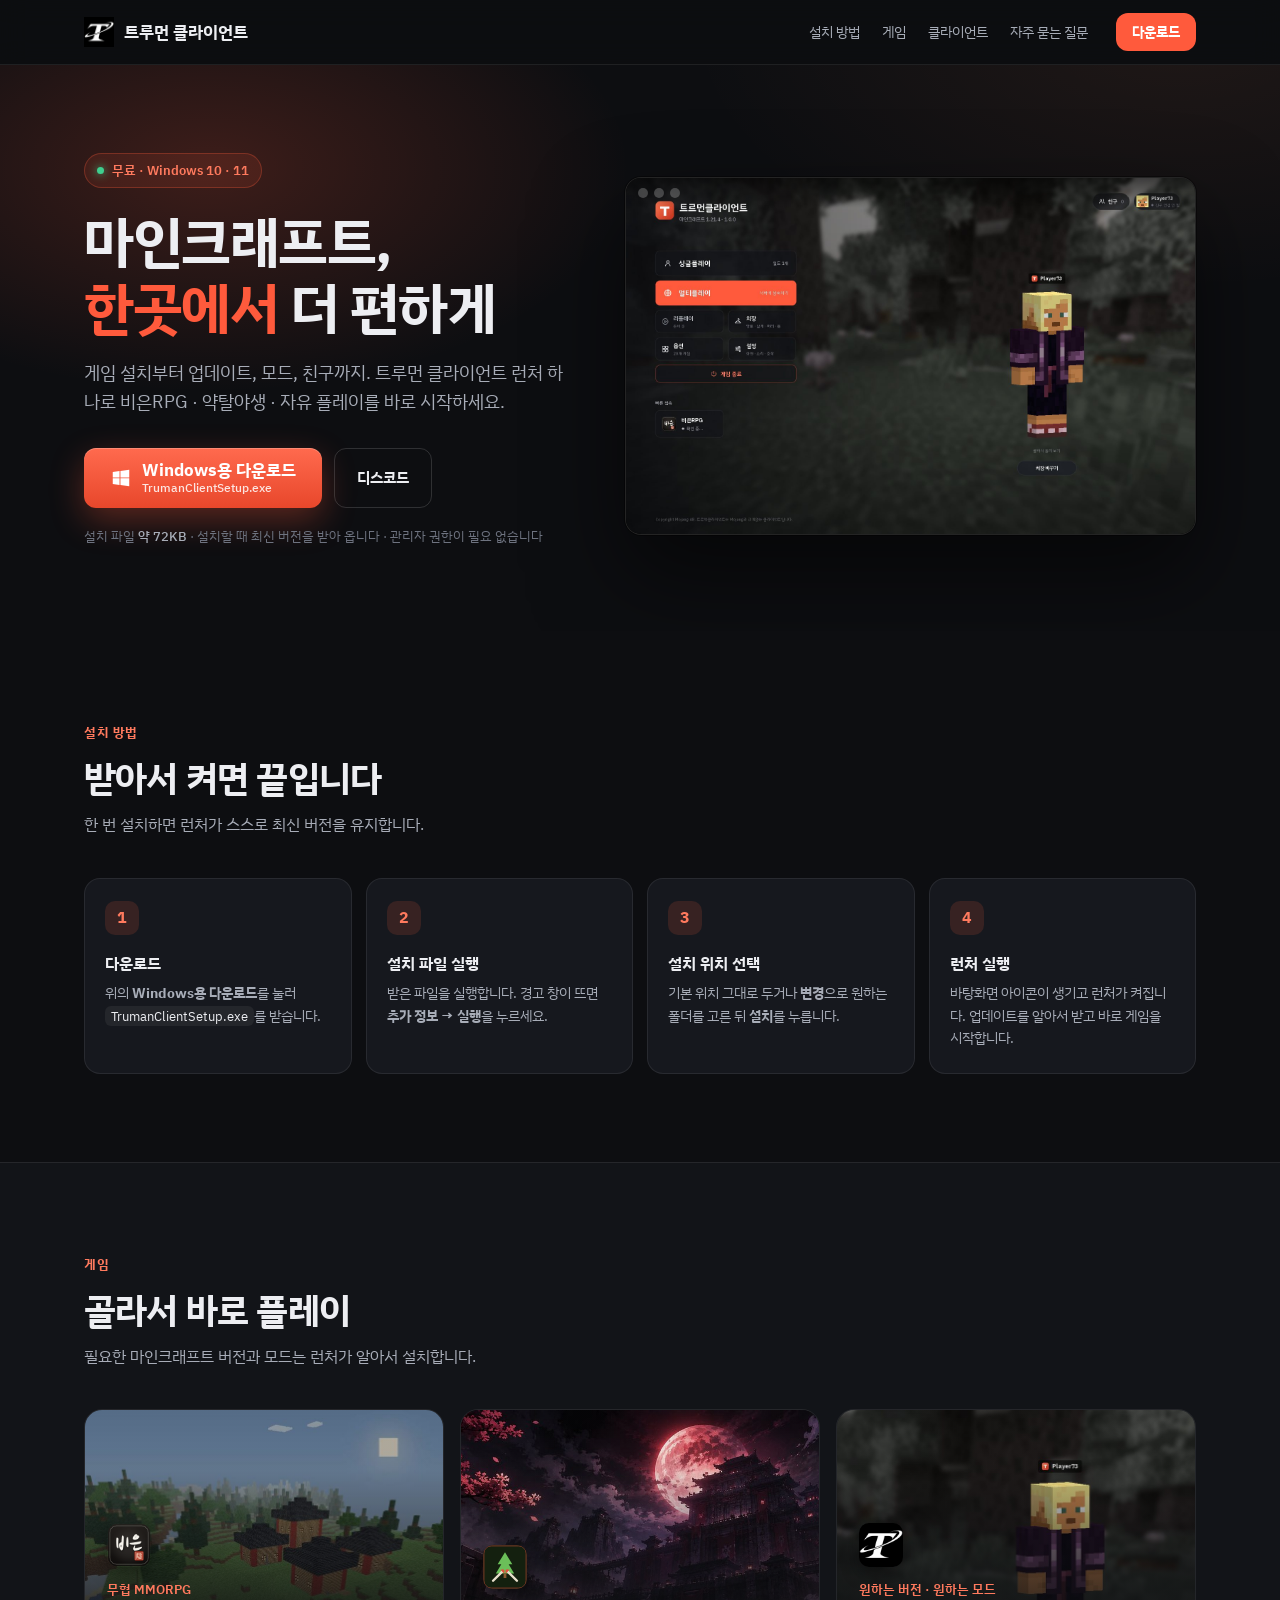
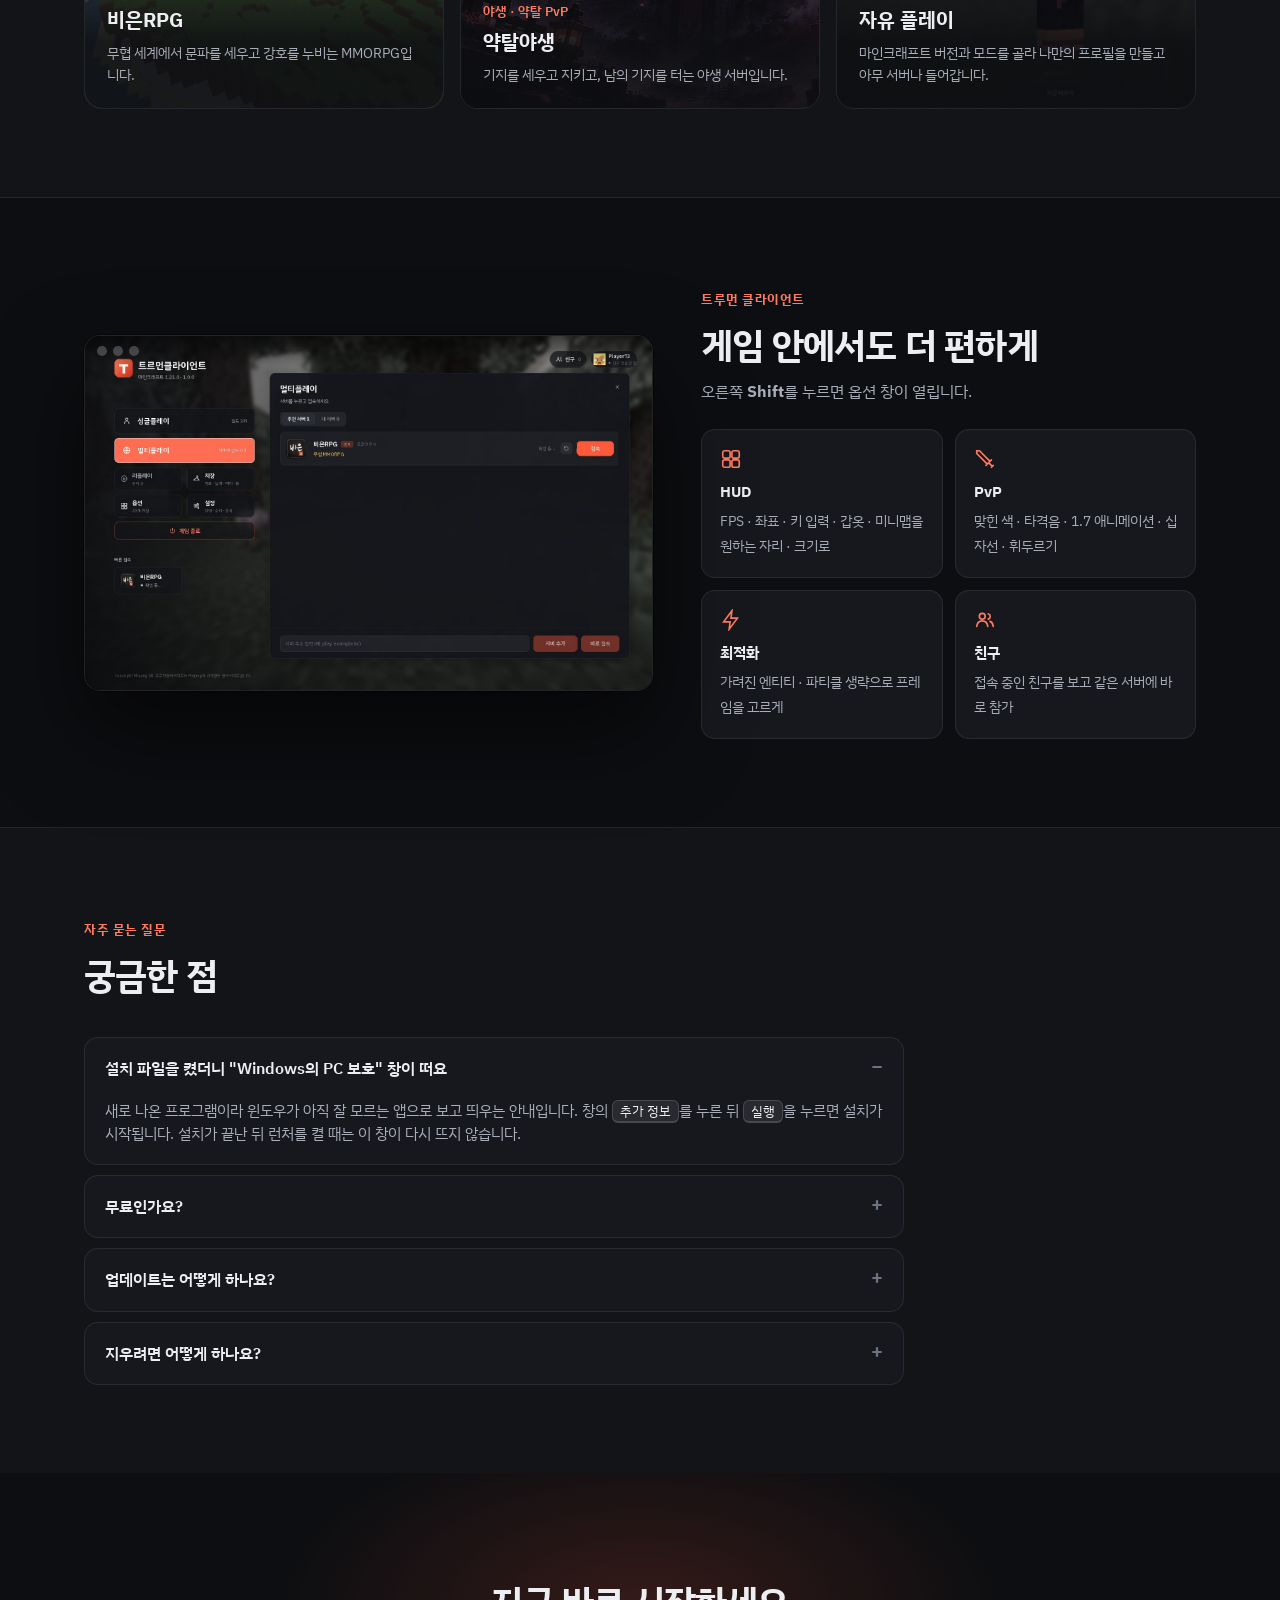
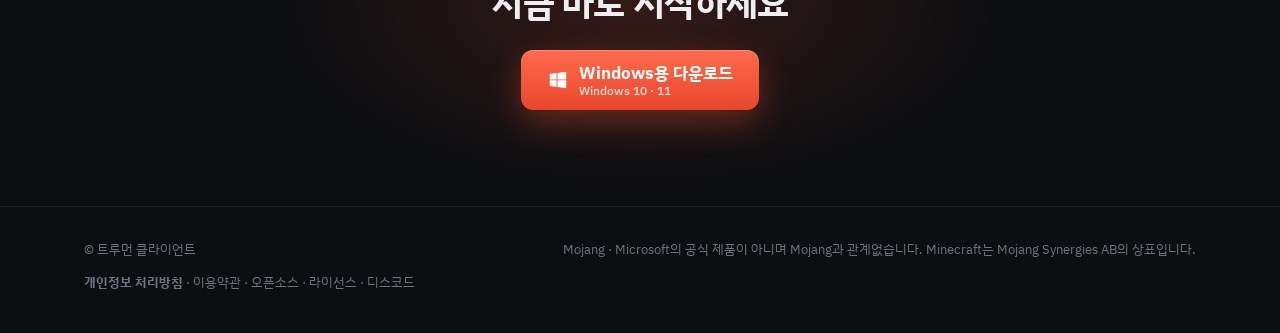
<file: index.html>
<!doctype html>
<html lang="ko">
<head>
<meta charset="utf-8">
<meta name="viewport" content="width=device-width, initial-scale=1">
<title>트루먼 클라이언트 — 마인크래프트 런처 · 클라이언트</title>
<meta name="description" content="마인크래프트 게임 · 모드 · 친구를 한곳에서. 트루먼 클라이언트 런처를 Windows용으로 무료로 받으세요.">
<meta property="og:title" content="트루먼 클라이언트">
<meta property="og:description" content="마인크래프트 게임 · 모드 · 친구를 한곳에서">
<meta property="og:image" content="https://sadtree936.github.io/bieunrpg-launcher/assets/shot_title.jpg">
<meta property="og:url" content="https://sadtree936.github.io/bieunrpg-launcher/">
<meta property="og:type" content="website">
<meta property="og:site_name" content="트루먼 클라이언트">
<meta property="og:locale" content="ko_KR">
<meta name="twitter:card" content="summary_large_image">
<meta name="keywords" content="트루먼 클라이언트, Truman Client, 마인크래프트 런처, 마인크래프트 클라이언트, 마크 런처, 비은RPG">
<meta name="google-site-verification" content="5I_gaHqAyd-u9GHFprrdJd61oA6XyYp8mLWhlJzt5XA" />
<link rel="canonical" href="https://sadtree936.github.io/bieunrpg-launcher/">
<script type="application/ld+json">{"@context":"https://schema.org","@type":"SoftwareApplication","name":"트루먼 클라이언트","alternateName":"Truman Client","applicationCategory":"GameApplication","operatingSystem":"Windows 10, Windows 11","description":"마인크래프트 게임 · 모드 · 친구를 한곳에서 쓰는 무료 런처","url":"https://sadtree936.github.io/bieunrpg-launcher/","image":"https://sadtree936.github.io/bieunrpg-launcher/assets/truman_logo.png","offers":{"@type":"Offer","price":"0","priceCurrency":"KRW"}}</script>
<link rel="icon" href="assets/favicon.png">
<link rel="preconnect" href="https://fonts.googleapis.com">
<link rel="preconnect" href="https://fonts.gstatic.com" crossorigin>
<link href="https://fonts.googleapis.com/css2?family=IBM+Plex+Sans+KR:wght@400;500;600;700&display=swap" rel="stylesheet">
<style>
:root {
  --bg: #0D0E11;
  --bg2: #121418;
  --card: #16181E;
  --line: rgba(255,255,255,.08);
  --line2: rgba(255,255,255,.14);
  --text: #EDEEF2;
  --dim: #A8ADB8;
  --faint: #6E7380;
  --acc: #FF5A3C;
  --acc2: #FF7A5E;
  --ok: #3FCF8E;
}
* { box-sizing: border-box; }
html { scroll-behavior: smooth; }
body {
  margin: 0;
  background: var(--bg);
  color: var(--text);
  font-family: "IBM Plex Sans KR", "Malgun Gothic", system-ui, sans-serif;
  line-height: 1.6;
  -webkit-font-smoothing: antialiased;
}
a { color: inherit; text-decoration: none; }
img { max-width: 100%; }
.hero .wrap > *, .split > *, .steps > *, .games > *, .feats > * { min-width: 0; }
.step p, .lead, .meta { overflow-wrap: anywhere; }
.wrap { max-width: 1160px; margin: 0 auto; padding: 0 24px; }

/* 위 막대 */
header {
  position: sticky; top: 0; z-index: 10;
  background: rgba(13,14,17,.82);
  backdrop-filter: blur(14px);
  border-bottom: 1px solid var(--line);
}
header .wrap { display: flex; align-items: center; height: 64px; gap: 28px; }
.brand { display: flex; align-items: center; gap: 10px; font-weight: 700; font-size: 17px; }
.brand img { width: 30px; height: 30px; }
nav { display: flex; gap: 22px; margin-left: auto; font-size: 14px; color: var(--dim); }
nav a:hover { color: var(--text); }
.btn {
  display: inline-flex; align-items: center; justify-content: center; gap: 10px;
  border-radius: 12px; font-weight: 700; transition: background .15s, transform .15s, border-color .15s;
}
.btn-sm { height: 38px; padding: 0 16px; font-size: 14px; background: var(--acc); color: #fff; }
.btn-sm:hover { background: var(--acc2); }

/* 첫 화면 */
.hero { position: relative; overflow: hidden; padding: 88px 0 72px; }
.hero::before {
  content: ""; position: absolute; inset: -20% -10% auto -10%; height: 720px;
  background:
    radial-gradient(600px 320px at 22% 30%, rgba(255,90,60,.20), transparent 70%),
    radial-gradient(700px 380px at 85% 10%, rgba(255,140,90,.08), transparent 70%);
  pointer-events: none;
}
.hero .wrap { position: relative; display: grid; grid-template-columns: 1.02fr 1.2fr; gap: 56px; align-items: center; }
.eyebrow {
  display: inline-flex; align-items: center; gap: 8px;
  font-size: 13px; font-weight: 600; color: var(--acc2);
  background: rgba(255,90,60,.10); border: 1px solid rgba(255,90,60,.28);
  padding: 6px 12px; border-radius: 999px;
}
.eyebrow i { width: 7px; height: 7px; border-radius: 50%; background: var(--ok); box-shadow: 0 0 10px var(--ok); }
h1 { font-size: clamp(36px, 5vw, 56px); line-height: 1.18; letter-spacing: -1.5px; margin: 20px 0 18px; font-weight: 700; }
h1 em { font-style: normal; color: var(--acc); }
.lead { font-size: 18px; color: var(--dim); margin: 0 0 32px; max-width: 520px; }
.dl { display: flex; flex-wrap: wrap; gap: 12px; align-items: center; }
.btn-win {
  height: 60px; padding: 0 26px; font-size: 17px; color: #fff;
  background: linear-gradient(180deg, #FF6A4E, #E8472B);
  box-shadow: 0 12px 34px rgba(255,90,60,.32), inset 0 1px 0 rgba(255,255,255,.22);
}
.btn-win:hover { transform: translateY(-1px); box-shadow: 0 16px 40px rgba(255,90,60,.42), inset 0 1px 0 rgba(255,255,255,.22); }
.btn-win svg { width: 22px; height: 22px; }
.btn-win small { display: block; font-size: 12px; font-weight: 500; opacity: .85; margin-top: 1px; }
.btn-win span { text-align: left; line-height: 1.2; }
.btn-ghost { height: 60px; padding: 0 22px; font-size: 15px; border: 1px solid var(--line2); color: var(--text); }
.btn-ghost:hover { border-color: rgba(255,255,255,.3); background: rgba(255,255,255,.04); }
.meta { margin-top: 18px; font-size: 13px; color: var(--faint); }
.meta b { color: var(--dim); font-weight: 500; }

.shot {
  position: relative; border-radius: 16px; overflow: hidden;
  border: 1px solid var(--line2);
  box-shadow: 0 40px 90px rgba(0,0,0,.55), 0 0 0 1px rgba(0,0,0,.4);
  background: #000;
}
.shot img { display: block; width: 100%; height: auto; }
.shot .bar { position: absolute; top: 0; left: 0; right: 0; height: 30px; display: flex; gap: 6px; align-items: center; padding: 0 12px;
  background: linear-gradient(180deg, rgba(0,0,0,.55), transparent); }
.shot .bar i { width: 10px; height: 10px; border-radius: 50%; background: rgba(255,255,255,.22); }

/* 공통 구역 */
section { padding: 88px 0; }
.sec-head { max-width: 640px; margin-bottom: 40px; }
.sec-head .k { font-size: 13px; font-weight: 700; color: var(--acc2); letter-spacing: .5px; }
h2 { font-size: clamp(26px, 3.4vw, 36px); letter-spacing: -.8px; line-height: 1.25; margin: 10px 0 12px; }
.sec-head p { color: var(--dim); margin: 0; font-size: 16px; }

/* 설치 순서 */
.steps { display: grid; grid-template-columns: repeat(4, 1fr); gap: 14px; counter-reset: s; }
.step { background: var(--card); border: 1px solid var(--line); border-radius: 16px; padding: 22px 20px 24px; position: relative; }
.step::before {
  counter-increment: s; content: counter(s);
  display: grid; place-items: center; width: 34px; height: 34px; border-radius: 10px;
  background: rgba(255,90,60,.14); color: var(--acc2); font-weight: 700; margin-bottom: 16px;
}
.step h3 { font-size: 16px; margin: 0 0 6px; }
.step p { margin: 0; font-size: 14px; color: var(--dim); }
.step code { font-family: inherit; font-size: 13px; color: var(--text); background: rgba(255,255,255,.06); padding: 1px 6px; border-radius: 6px; }

/* 게임 */
.games { display: grid; grid-template-columns: repeat(3, 1fr); gap: 16px; }
.game { position: relative; border-radius: 18px; overflow: hidden; min-height: 300px; border: 1px solid var(--line);
  display: flex; flex-direction: column; justify-content: flex-end; padding: 22px; isolation: isolate; }
.game img.bg { position: absolute; inset: 0; width: 100%; height: 100%; object-fit: cover; z-index: -2; transition: transform .5s; }
.game::after { content: ""; position: absolute; inset: 0; z-index: -1; background: linear-gradient(180deg, rgba(13,14,17,.05) 20%, rgba(13,14,17,.92) 78%); }
.game:hover img.bg { transform: scale(1.04); }
.game .ic { width: 44px; height: 44px; border-radius: 10px; margin-bottom: 12px; box-shadow: 0 6px 18px rgba(0,0,0,.4); }
.game h3 { margin: 0; font-size: 20px; }
.game .tag { font-size: 13px; color: var(--acc2); font-weight: 600; margin-bottom: 4px; }
.game p { margin: 6px 0 0; font-size: 14px; color: var(--dim); }

/* 기능 */
.split { display: grid; grid-template-columns: 1.15fr 1fr; gap: 48px; align-items: center; }
.feats { display: grid; grid-template-columns: 1fr 1fr; gap: 12px; }
.feat { background: var(--card); border: 1px solid var(--line); border-radius: 14px; padding: 18px; }
.feat b { display: block; font-size: 15px; margin-bottom: 4px; }
.feat span { font-size: 13.5px; color: var(--dim); }
.feat svg { width: 22px; height: 22px; color: var(--acc2); margin-bottom: 10px; display: block; }

/* 자주 묻는 것 */
.faq { display: grid; gap: 10px; max-width: 820px; }
details { background: var(--card); border: 1px solid var(--line); border-radius: 14px; padding: 0 20px; }
summary { list-style: none; cursor: pointer; padding: 18px 0; font-weight: 600; display: flex; justify-content: space-between; gap: 16px; }
summary::-webkit-details-marker { display: none; }
summary::after { content: "+"; color: var(--faint); font-size: 20px; line-height: 1; }
details[open] summary::after { content: "−"; }
details p { margin: 0 0 18px; color: var(--dim); font-size: 14.5px; }
details kbd { font-family: inherit; font-size: 13px; background: rgba(255,255,255,.08); border: 1px solid var(--line2); border-bottom-width: 2px; padding: 1px 7px; border-radius: 6px; color: var(--text); }

/* 마지막 받기 */
.cta { text-align: center; padding: 96px 0; position: relative; overflow: hidden; }
.cta::before { content: ""; position: absolute; inset: 0; background: radial-gradient(520px 260px at 50% 40%, rgba(255,90,60,.16), transparent 70%); pointer-events: none; }
.cta h2 { margin-bottom: 26px; position: relative; }
.cta .dl { justify-content: center; position: relative; }

footer { border-top: 1px solid var(--line); padding: 32px 0 40px; font-size: 13px; color: var(--faint); }
footer .wrap { display: flex; flex-wrap: wrap; gap: 12px 28px; justify-content: space-between; }
footer a:hover { color: var(--dim); }

@media (max-width: 960px) {
  .hero .wrap, .split { grid-template-columns: 1fr; gap: 40px; }
  .steps { grid-template-columns: 1fr 1fr; }
  .games { grid-template-columns: 1fr; }
  .game { min-height: 240px; }
  nav { display: none; }
  header .btn-sm { margin-left: auto; }
}
@media (max-width: 560px) {
  .wrap { padding: 0 16px; }
  .hero { padding: 56px 0 48px; }
  .steps, .feats { grid-template-columns: 1fr; }
  .btn-win, .btn-ghost { width: 100%; }
  section { padding: 64px 0; }
}
</style>
</head>
<body>

<header>
  <div class="wrap">
    <a class="brand" href="#"><img src="assets/truman_logo.png" alt="">트루먼 클라이언트</a>
    <nav>
      <a href="#install">설치 방법</a>
      <a href="#games">게임</a>
      <a href="#client">클라이언트</a>
      <a href="#faq">자주 묻는 질문</a>
    </nav>
    <a class="btn btn-sm" href="https://github.com/sadtree936/bieunrpg-launcher/releases/latest/download/TrumanClientSetup.exe">다운로드</a>
  </div>
</header>

<main>
<section class="hero">
  <div class="wrap">
    <div>
      <span class="eyebrow"><i></i>무료 · Windows 10 · 11</span>
      <h1>마인크래프트,<br><em>한곳에서</em> 더 편하게</h1>
      <p class="lead">게임 설치부터 업데이트, 모드, 친구까지. 트루먼 클라이언트 런처 하나로 비은RPG · 약탈야생 · 자유 플레이를 바로 시작하세요.</p>
      <div class="dl">
        <a class="btn btn-win" href="https://github.com/sadtree936/bieunrpg-launcher/releases/latest/download/TrumanClientSetup.exe">
          <svg viewBox="0 0 24 24" fill="currentColor" aria-hidden="true"><path d="M3 5.4 10.4 4.4V11.4H3ZM11.4 4.3 21 3V11.4H11.4ZM3 12.4H10.4V19.6L3 18.6ZM11.4 12.4H21V21L11.4 19.7Z"/></svg>
          <span>Windows용 다운로드<small>TrumanClientSetup.exe</small></span>
        </a>
        <a class="btn btn-ghost" href="https://discord.gg/EyECb9f6" target="_blank" rel="noopener">디스코드</a>
      </div>
      <p class="meta">설치 파일 <b>약 72KB</b> · 설치할 때 최신 버전을 받아 옵니다 · 관리자 권한이 필요 없습니다</p>
    </div>
    <div class="shot">
      <div class="bar"><i></i><i></i><i></i></div>
      <img src="assets/shot_title.jpg" alt="트루먼 클라이언트 시작 화면" width="1600" height="1000">
    </div>
  </div>
</section>

<section id="install">
  <div class="wrap">
    <div class="sec-head">
      <span class="k">설치 방법</span>
      <h2>받아서 켜면 끝입니다</h2>
      <p>한 번 설치하면 런처가 스스로 최신 버전을 유지합니다.</p>
    </div>
    <div class="steps">
      <div class="step"><h3>다운로드</h3><p>위의 <b>Windows용 다운로드</b>를 눌러 <code>TrumanClientSetup.exe</code>를 받습니다.</p></div>
      <div class="step"><h3>설치 파일 실행</h3><p>받은 파일을 실행합니다. 경고 창이 뜨면 <b>추가 정보 → 실행</b>을 누르세요.</p></div>
      <div class="step"><h3>설치 위치 선택</h3><p>기본 위치 그대로 두거나 <b>변경</b>으로 원하는 폴더를 고른 뒤 <b>설치</b>를 누릅니다.</p></div>
      <div class="step"><h3>런처 실행</h3><p>바탕화면 아이콘이 생기고 런처가 켜집니다. 업데이트를 알아서 받고 바로 게임을 시작합니다.</p></div>
    </div>
  </div>
</section>

<section id="games" style="background: var(--bg2); border-top: 1px solid var(--line); border-bottom: 1px solid var(--line);">
  <div class="wrap">
    <div class="sec-head">
      <span class="k">게임</span>
      <h2>골라서 바로 플레이</h2>
      <p>필요한 마인크래프트 버전과 모드는 런처가 알아서 설치합니다.</p>
    </div>
    <div class="games">
      <div class="game">
        <img class="bg" src="assets/game_bieun.jpg" alt="" loading="lazy">
        <img class="ic" src="assets/bieun_icon.png" alt="">
        <span class="tag">무협 MMORPG</span>
        <h3>비은RPG</h3>
        <p>무협 세계에서 문파를 세우고 강호를 누비는 MMORPG입니다.</p>
      </div>
      <div class="game">
        <img class="bg" src="assets/game_raidwild.jpg" alt="" loading="lazy">
        <img class="ic" src="assets/raidwild_icon.svg" alt="">
        <span class="tag">야생 · 약탈 PvP</span>
        <h3>약탈야생</h3>
        <p>기지를 세우고 지키고, 남의 기지를 터는 야생 서버입니다.</p>
      </div>
      <div class="game">
        <img class="bg" src="assets/game_free.jpg" alt="" loading="lazy">
        <img class="ic" src="assets/truman_logo.png" alt="">
        <span class="tag">원하는 버전 · 원하는 모드</span>
        <h3>자유 플레이</h3>
        <p>마인크래프트 버전과 모드를 골라 나만의 프로필을 만들고 아무 서버나 들어갑니다.</p>
      </div>
    </div>
  </div>
</section>

<section id="client">
  <div class="wrap split">
    <div class="shot">
      <div class="bar"><i></i><i></i><i></i></div>
      <img src="assets/shot_multi.jpg" alt="트루먼 클라이언트 멀티플레이 화면" width="1600" height="1000" loading="lazy">
    </div>
    <div>
      <div class="sec-head" style="margin-bottom:24px">
        <span class="k">트루먼 클라이언트</span>
        <h2>게임 안에서도 더 편하게</h2>
        <p>오른쪽 <b>Shift</b>를 누르면 옵션 창이 열립니다.</p>
      </div>
      <div class="feats">
        <div class="feat">
          <svg viewBox="0 0 24 24" fill="none" stroke="currentColor" stroke-width="1.8" stroke-linecap="round"><rect x="3" y="3" width="8" height="8" rx="2"/><rect x="13" y="3" width="8" height="8" rx="2"/><rect x="3" y="13" width="8" height="8" rx="2"/><rect x="13" y="13" width="8" height="8" rx="2"/></svg>
          <b>HUD</b><span>FPS · 좌표 · 키 입력 · 갑옷 · 미니맵을 원하는 자리 · 크기로</span>
        </div>
        <div class="feat">
          <svg viewBox="0 0 24 24" fill="none" stroke="currentColor" stroke-width="1.8" stroke-linecap="round"><path d="M14.5 17.5 3 6V3h3l11.5 11.5M13 19l6-6M16 16l4 4M19 21l2-2"/></svg>
          <b>PvP</b><span>맞힌 색 · 타격음 · 1.7 애니메이션 · 십자선 · 휘두르기</span>
        </div>
        <div class="feat">
          <svg viewBox="0 0 24 24" fill="none" stroke="currentColor" stroke-width="1.8" stroke-linecap="round"><path d="M13 2 4 14h7l-1 8 9-12h-7Z"/></svg>
          <b>최적화</b><span>가려진 엔티티 · 파티클 생략으로 프레임을 고르게</span>
        </div>
        <div class="feat">
          <svg viewBox="0 0 24 24" fill="none" stroke="currentColor" stroke-width="1.8" stroke-linecap="round"><circle cx="9" cy="8" r="3.2"/><path d="M3 19c.5-4 3-6 6-6s5.5 2 6 6M15.5 5.2a3 3 0 0 1 0 5.8M17.5 13.5c2 .8 3.2 2.8 3.5 5.5"/></svg>
          <b>친구</b><span>접속 중인 친구를 보고 같은 서버에 바로 참가</span>
        </div>
      </div>
    </div>
  </div>
</section>

<section id="faq" style="background: var(--bg2); border-top: 1px solid var(--line);">
  <div class="wrap">
    <div class="sec-head">
      <span class="k">자주 묻는 질문</span>
      <h2>궁금한 점</h2>
    </div>
    <div class="faq">
      <details open>
        <summary>설치 파일을 켰더니 "Windows의 PC 보호" 창이 떠요</summary>
        <p>새로 나온 프로그램이라 윈도우가 아직 잘 모르는 앱으로 보고 띄우는 안내입니다. 창의 <kbd>추가 정보</kbd>를 누른 뒤 <kbd>실행</kbd>을 누르면 설치가 시작됩니다. 설치가 끝난 뒤 런처를 켤 때는 이 창이 다시 뜨지 않습니다.</p>
      </details>
      <details>
        <summary>무료인가요?</summary>
        <p>네. 런처와 트루먼 클라이언트는 무료입니다. 마인크래프트를 하려면 마인크래프트 계정이 필요합니다.</p>
      </details>
      <details>
        <summary>업데이트는 어떻게 하나요?</summary>
        <p>따로 할 것이 없습니다. 런처를 켜면 런처와 게임 파일을 최신 버전으로 맞춘 뒤 시작합니다.</p>
      </details>
      <details>
        <summary>지우려면 어떻게 하나요?</summary>
        <p>윈도우 <kbd>설정 → 앱 → 설치된 앱</kbd>에서 "트루먼 클라이언트"를 찾아 제거하세요. 게임 파일과 설정은 남겨 두므로, 필요 없으면 직접 지우면 됩니다.</p>
      </details>
    </div>
  </div>
</section>

<section class="cta">
  <div class="wrap">
    <h2>지금 바로 시작하세요</h2>
    <div class="dl">
      <a class="btn btn-win" href="https://github.com/sadtree936/bieunrpg-launcher/releases/latest/download/TrumanClientSetup.exe">
        <svg viewBox="0 0 24 24" fill="currentColor" aria-hidden="true"><path d="M3 5.4 10.4 4.4V11.4H3ZM11.4 4.3 21 3V11.4H11.4ZM3 12.4H10.4V19.6L3 18.6ZM11.4 12.4H21V21L11.4 19.7Z"/></svg>
        <span>Windows용 다운로드<small>Windows 10 · 11</small></span>
      </a>
    </div>
  </div>
</section>
</main>

<footer>
  <div class="wrap">
    <span>© 트루먼 클라이언트</span>
    <span>Mojang · Microsoft의 공식 제품이 아니며 Mojang과 관계없습니다. Minecraft는 Mojang Synergies AB의 상표입니다.</span>
    <span class="legal"><a href="privacy.html"><b>개인정보 처리방침</b></a> · <a href="terms.html">이용약관</a> · <a href="licenses.html">오픈소스 · 라이선스</a> · <a href="https://discord.gg/EyECb9f6" target="_blank" rel="noopener">디스코드</a></span>
  </div>
</footer>

</body>
</html>
</file>
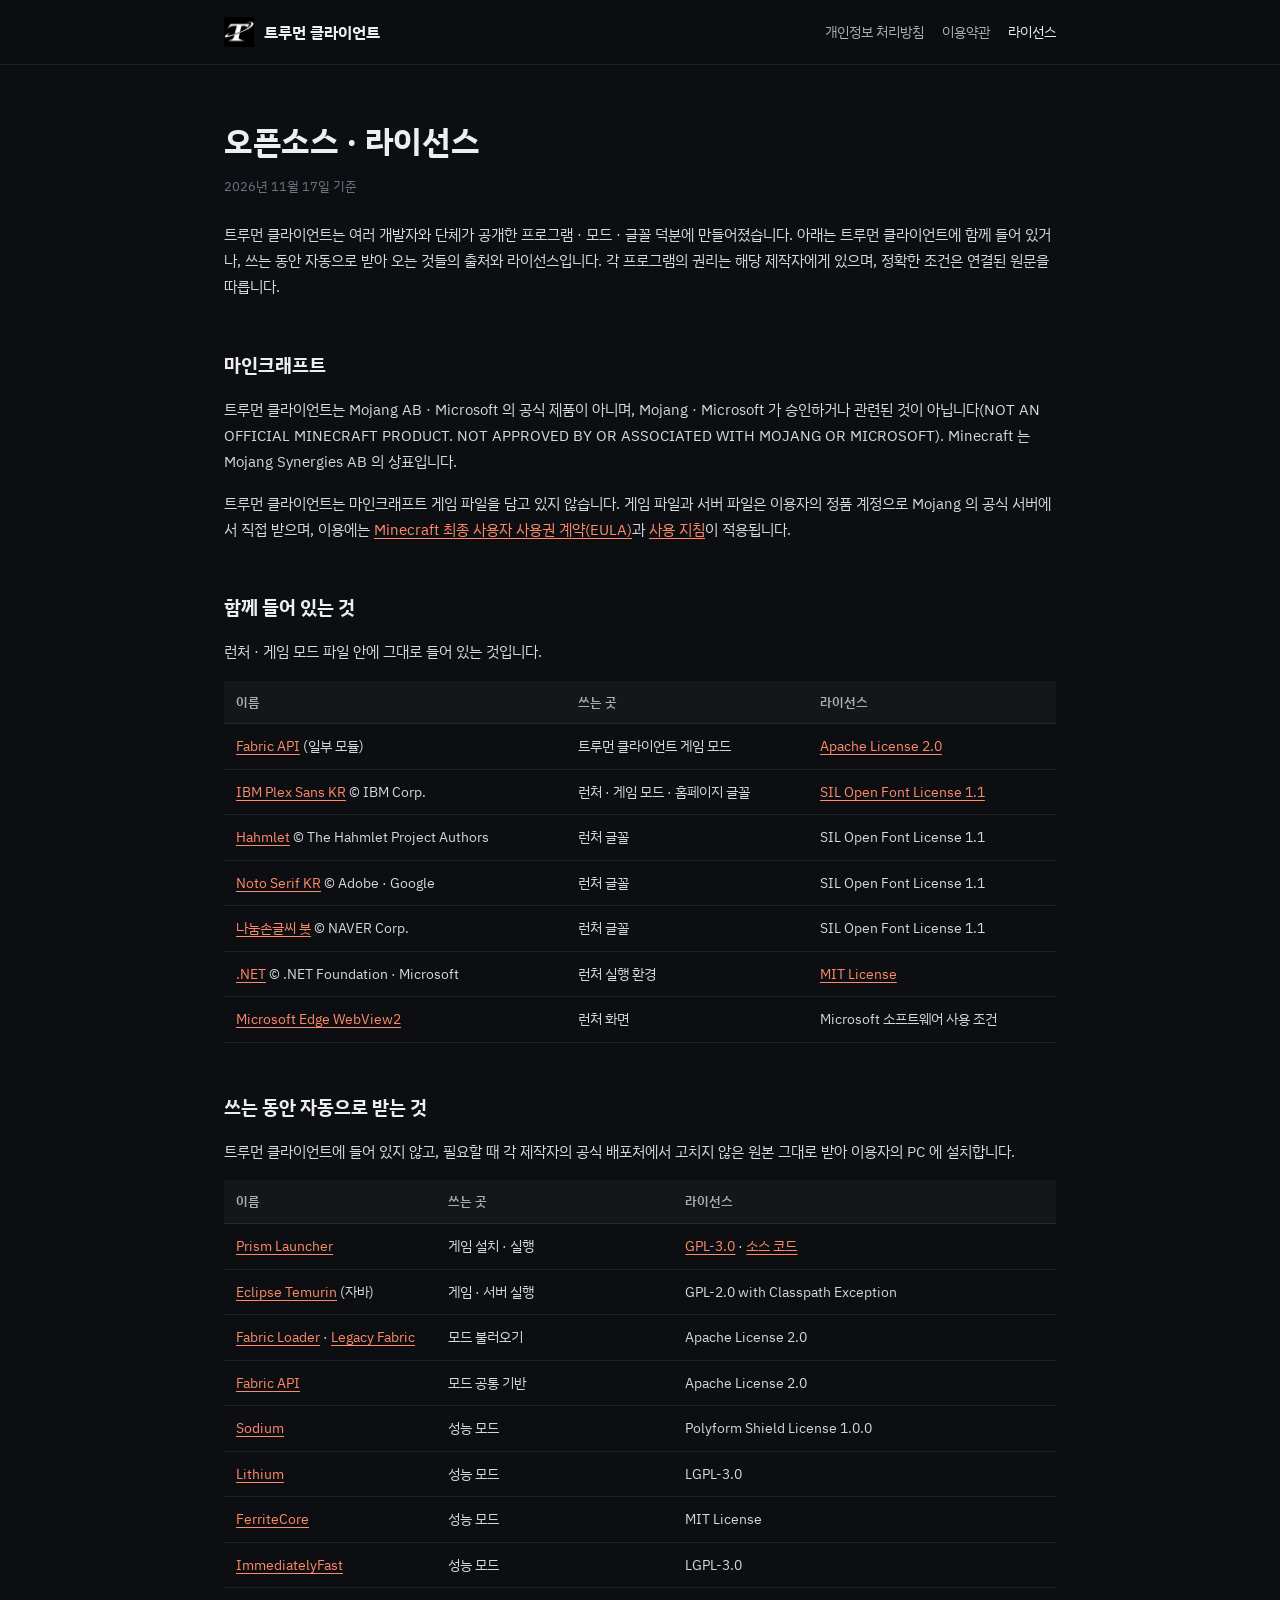
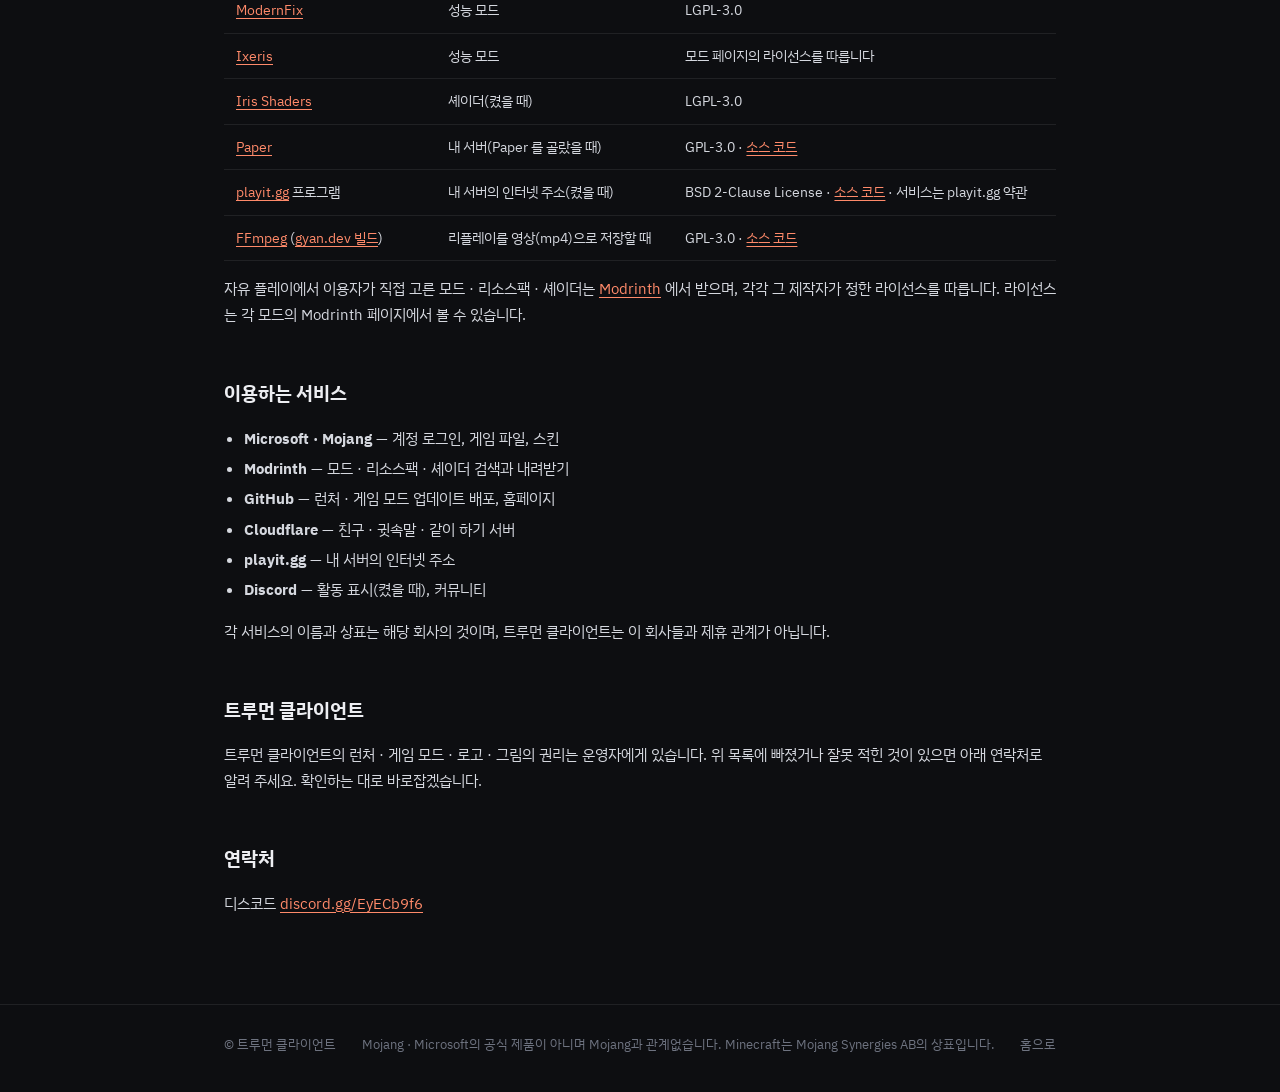
<file: licenses.html>
<!doctype html>
<html lang="ko">
<head>
<meta charset="utf-8">
<meta name="viewport" content="width=device-width, initial-scale=1">
<title>오픈소스 · 라이선스 · 트루먼 클라이언트</title>
<meta name="description" content="트루먼 클라이언트가 함께 쓰는 프로그램 · 모드 · 글꼴의 출처와 라이선스">
<link rel="canonical" href="https://sadtree936.github.io/bieunrpg-launcher/licenses.html">
<link rel="icon" href="assets/favicon.png">
<link rel="preconnect" href="https://fonts.googleapis.com">
<link rel="preconnect" href="https://fonts.gstatic.com" crossorigin>
<link href="https://fonts.googleapis.com/css2?family=IBM+Plex+Sans+KR:wght@400;500;600;700&display=swap" rel="stylesheet">
<link rel="stylesheet" href="assets/legal.css">
</head>
<body>
<header><div class="wrap"><a class="brand" href="index.html"><img src="assets/truman_logo.png" alt="">트루먼 클라이언트</a><nav><a href="privacy.html">개인정보 처리방침</a><a href="terms.html">이용약관</a><a href="licenses.html" class="on">라이선스</a></nav></div></header>
<main class="wrap doc">
  <h1>오픈소스 · 라이선스</h1>
  <p class="meta">2026년 11월 17일 기준</p>
  <p>트루먼 클라이언트는 여러 개발자와 단체가 공개한 프로그램 · 모드 · 글꼴 덕분에 만들어졌습니다. 아래는 트루먼 클라이언트에 함께 들어 있거나, 쓰는 동안 자동으로 받아 오는 것들의 출처와 라이선스입니다. 각 프로그램의 권리는 해당 제작자에게 있으며, 정확한 조건은 연결된 원문을 따릅니다.</p>

  <h2>마인크래프트</h2>
  <p>트루먼 클라이언트는 Mojang AB · Microsoft 의 공식 제품이 아니며, Mojang · Microsoft 가 승인하거나 관련된 것이 아닙니다(NOT AN OFFICIAL MINECRAFT PRODUCT. NOT APPROVED BY OR ASSOCIATED WITH MOJANG OR MICROSOFT). Minecraft 는 Mojang Synergies AB 의 상표입니다.</p>
  <p>트루먼 클라이언트는 마인크래프트 게임 파일을 담고 있지 않습니다. 게임 파일과 서버 파일은 이용자의 정품 계정으로 Mojang 의 공식 서버에서 직접 받으며, 이용에는 <a href="https://www.minecraft.net/eula" target="_blank" rel="noopener">Minecraft 최종 사용자 사용권 계약(EULA)</a>과 <a href="https://www.minecraft.net/usage-guidelines" target="_blank" rel="noopener">사용 지침</a>이 적용됩니다.</p>

  <h2>함께 들어 있는 것</h2>
  <p>런처 · 게임 모드 파일 안에 그대로 들어 있는 것입니다.</p>
  <table>
    <thead><tr><th>이름</th><th>쓰는 곳</th><th>라이선스</th></tr></thead>
    <tbody>
      <tr><td><a href="https://github.com/FabricMC/fabric" target="_blank" rel="noopener">Fabric API</a> (일부 모듈)</td><td>트루먼 클라이언트 게임 모드</td><td><a href="https://www.apache.org/licenses/LICENSE-2.0" target="_blank" rel="noopener">Apache License 2.0</a></td></tr>
      <tr><td><a href="https://github.com/IBM/plex" target="_blank" rel="noopener">IBM Plex Sans KR</a> © IBM Corp.</td><td>런처 · 게임 모드 · 홈페이지 글꼴</td><td><a href="https://openfontlicense.org/open-font-license-official-text/" target="_blank" rel="noopener">SIL Open Font License 1.1</a></td></tr>
      <tr><td><a href="https://github.com/hyper-type/hahmlet" target="_blank" rel="noopener">Hahmlet</a> © The Hahmlet Project Authors</td><td>런처 글꼴</td><td>SIL Open Font License 1.1</td></tr>
      <tr><td><a href="https://fonts.google.com/noto/specimen/Noto+Serif+KR" target="_blank" rel="noopener">Noto Serif KR</a> © Adobe · Google</td><td>런처 글꼴</td><td>SIL Open Font License 1.1</td></tr>
      <tr><td><a href="https://fonts.google.com/specimen/Nanum+Brush+Script" target="_blank" rel="noopener">나눔손글씨 붓</a> © NAVER Corp.</td><td>런처 글꼴</td><td>SIL Open Font License 1.1</td></tr>
      <tr><td><a href="https://github.com/dotnet/runtime" target="_blank" rel="noopener">.NET</a> © .NET Foundation · Microsoft</td><td>런처 실행 환경</td><td><a href="https://github.com/dotnet/runtime/blob/main/LICENSE.TXT" target="_blank" rel="noopener">MIT License</a></td></tr>
      <tr><td><a href="https://developer.microsoft.com/microsoft-edge/webview2/" target="_blank" rel="noopener">Microsoft Edge WebView2</a></td><td>런처 화면</td><td>Microsoft 소프트웨어 사용 조건</td></tr>
    </tbody>
  </table>

  <h2>쓰는 동안 자동으로 받는 것</h2>
  <p>트루먼 클라이언트에 들어 있지 않고, 필요할 때 각 제작자의 공식 배포처에서 고치지 않은 원본 그대로 받아 이용자의 PC 에 설치합니다.</p>
  <table>
    <thead><tr><th>이름</th><th>쓰는 곳</th><th>라이선스</th></tr></thead>
    <tbody>
      <tr><td><a href="https://prismlauncher.org/" target="_blank" rel="noopener">Prism Launcher</a></td><td>게임 설치 · 실행</td><td><a href="https://github.com/PrismLauncher/PrismLauncher/blob/develop/LICENSE" target="_blank" rel="noopener">GPL-3.0</a> · <a href="https://github.com/PrismLauncher/PrismLauncher" target="_blank" rel="noopener">소스 코드</a></td></tr>
      <tr><td><a href="https://adoptium.net/" target="_blank" rel="noopener">Eclipse Temurin</a> (자바)</td><td>게임 · 서버 실행</td><td>GPL-2.0 with Classpath Exception</td></tr>
      <tr><td><a href="https://fabricmc.net/" target="_blank" rel="noopener">Fabric Loader</a> · <a href="https://legacyfabric.net/" target="_blank" rel="noopener">Legacy Fabric</a></td><td>모드 불러오기</td><td>Apache License 2.0</td></tr>
      <tr><td><a href="https://modrinth.com/mod/fabric-api" target="_blank" rel="noopener">Fabric API</a></td><td>모드 공통 기반</td><td>Apache License 2.0</td></tr>
      <tr><td><a href="https://modrinth.com/mod/sodium" target="_blank" rel="noopener">Sodium</a></td><td>성능 모드</td><td>Polyform Shield License 1.0.0</td></tr>
      <tr><td><a href="https://modrinth.com/mod/lithium" target="_blank" rel="noopener">Lithium</a></td><td>성능 모드</td><td>LGPL-3.0</td></tr>
      <tr><td><a href="https://modrinth.com/mod/ferrite-core" target="_blank" rel="noopener">FerriteCore</a></td><td>성능 모드</td><td>MIT License</td></tr>
      <tr><td><a href="https://modrinth.com/mod/immediatelyfast" target="_blank" rel="noopener">ImmediatelyFast</a></td><td>성능 모드</td><td>LGPL-3.0</td></tr>
      <tr><td><a href="https://modrinth.com/mod/modernfix" target="_blank" rel="noopener">ModernFix</a></td><td>성능 모드</td><td>LGPL-3.0</td></tr>
      <tr><td><a href="https://modrinth.com/mod/ixeris" target="_blank" rel="noopener">Ixeris</a></td><td>성능 모드</td><td>모드 페이지의 라이선스를 따릅니다</td></tr>
      <tr><td><a href="https://modrinth.com/mod/iris" target="_blank" rel="noopener">Iris Shaders</a></td><td>셰이더(켰을 때)</td><td>LGPL-3.0</td></tr>
      <tr><td><a href="https://papermc.io/" target="_blank" rel="noopener">Paper</a></td><td>내 서버(Paper 를 골랐을 때)</td><td>GPL-3.0 · <a href="https://github.com/PaperMC/Paper" target="_blank" rel="noopener">소스 코드</a></td></tr>
      <tr><td><a href="https://playit.gg/" target="_blank" rel="noopener">playit.gg</a> 프로그램</td><td>내 서버의 인터넷 주소(켰을 때)</td><td>BSD 2-Clause License · <a href="https://github.com/playit-cloud/playit-agent" target="_blank" rel="noopener">소스 코드</a> · 서비스는 playit.gg 약관</td></tr>
      <tr><td><a href="https://ffmpeg.org/" target="_blank" rel="noopener">FFmpeg</a> (<a href="https://www.gyan.dev/ffmpeg/builds/" target="_blank" rel="noopener">gyan.dev 빌드</a>)</td><td>리플레이를 영상(mp4)으로 저장할 때</td><td>GPL-3.0 · <a href="https://github.com/FFmpeg/FFmpeg" target="_blank" rel="noopener">소스 코드</a></td></tr>
    </tbody>
  </table>
  <p>자유 플레이에서 이용자가 직접 고른 모드 · 리소스팩 · 셰이더는 <a href="https://modrinth.com/" target="_blank" rel="noopener">Modrinth</a> 에서 받으며, 각각 그 제작자가 정한 라이선스를 따릅니다. 라이선스는 각 모드의 Modrinth 페이지에서 볼 수 있습니다.</p>

  <h2>이용하는 서비스</h2>
  <ul>
    <li><b>Microsoft · Mojang</b> — 계정 로그인, 게임 파일, 스킨</li>
    <li><b>Modrinth</b> — 모드 · 리소스팩 · 셰이더 검색과 내려받기</li>
    <li><b>GitHub</b> — 런처 · 게임 모드 업데이트 배포, 홈페이지</li>
    <li><b>Cloudflare</b> — 친구 · 귓속말 · 같이 하기 서버</li>
    <li><b>playit.gg</b> — 내 서버의 인터넷 주소</li>
    <li><b>Discord</b> — 활동 표시(켰을 때), 커뮤니티</li>
  </ul>
  <p>각 서비스의 이름과 상표는 해당 회사의 것이며, 트루먼 클라이언트는 이 회사들과 제휴 관계가 아닙니다.</p>

  <h2>트루먼 클라이언트</h2>
  <p>트루먼 클라이언트의 런처 · 게임 모드 · 로고 · 그림의 권리는 운영자에게 있습니다. 위 목록에 빠졌거나 잘못 적힌 것이 있으면 아래 연락처로 알려 주세요. 확인하는 대로 바로잡겠습니다.</p>

  <h2>연락처</h2>
  <p>디스코드 <a href="https://discord.gg/EyECb9f6" target="_blank" rel="noopener">discord.gg/EyECb9f6</a></p>
</main>
<footer><div class="wrap"><span>© 트루먼 클라이언트</span><span>Mojang · Microsoft의 공식 제품이 아니며 Mojang과 관계없습니다. Minecraft는 Mojang Synergies AB의 상표입니다.</span><a href="index.html">홈으로</a></div></footer>
</body>
</html>
</file>
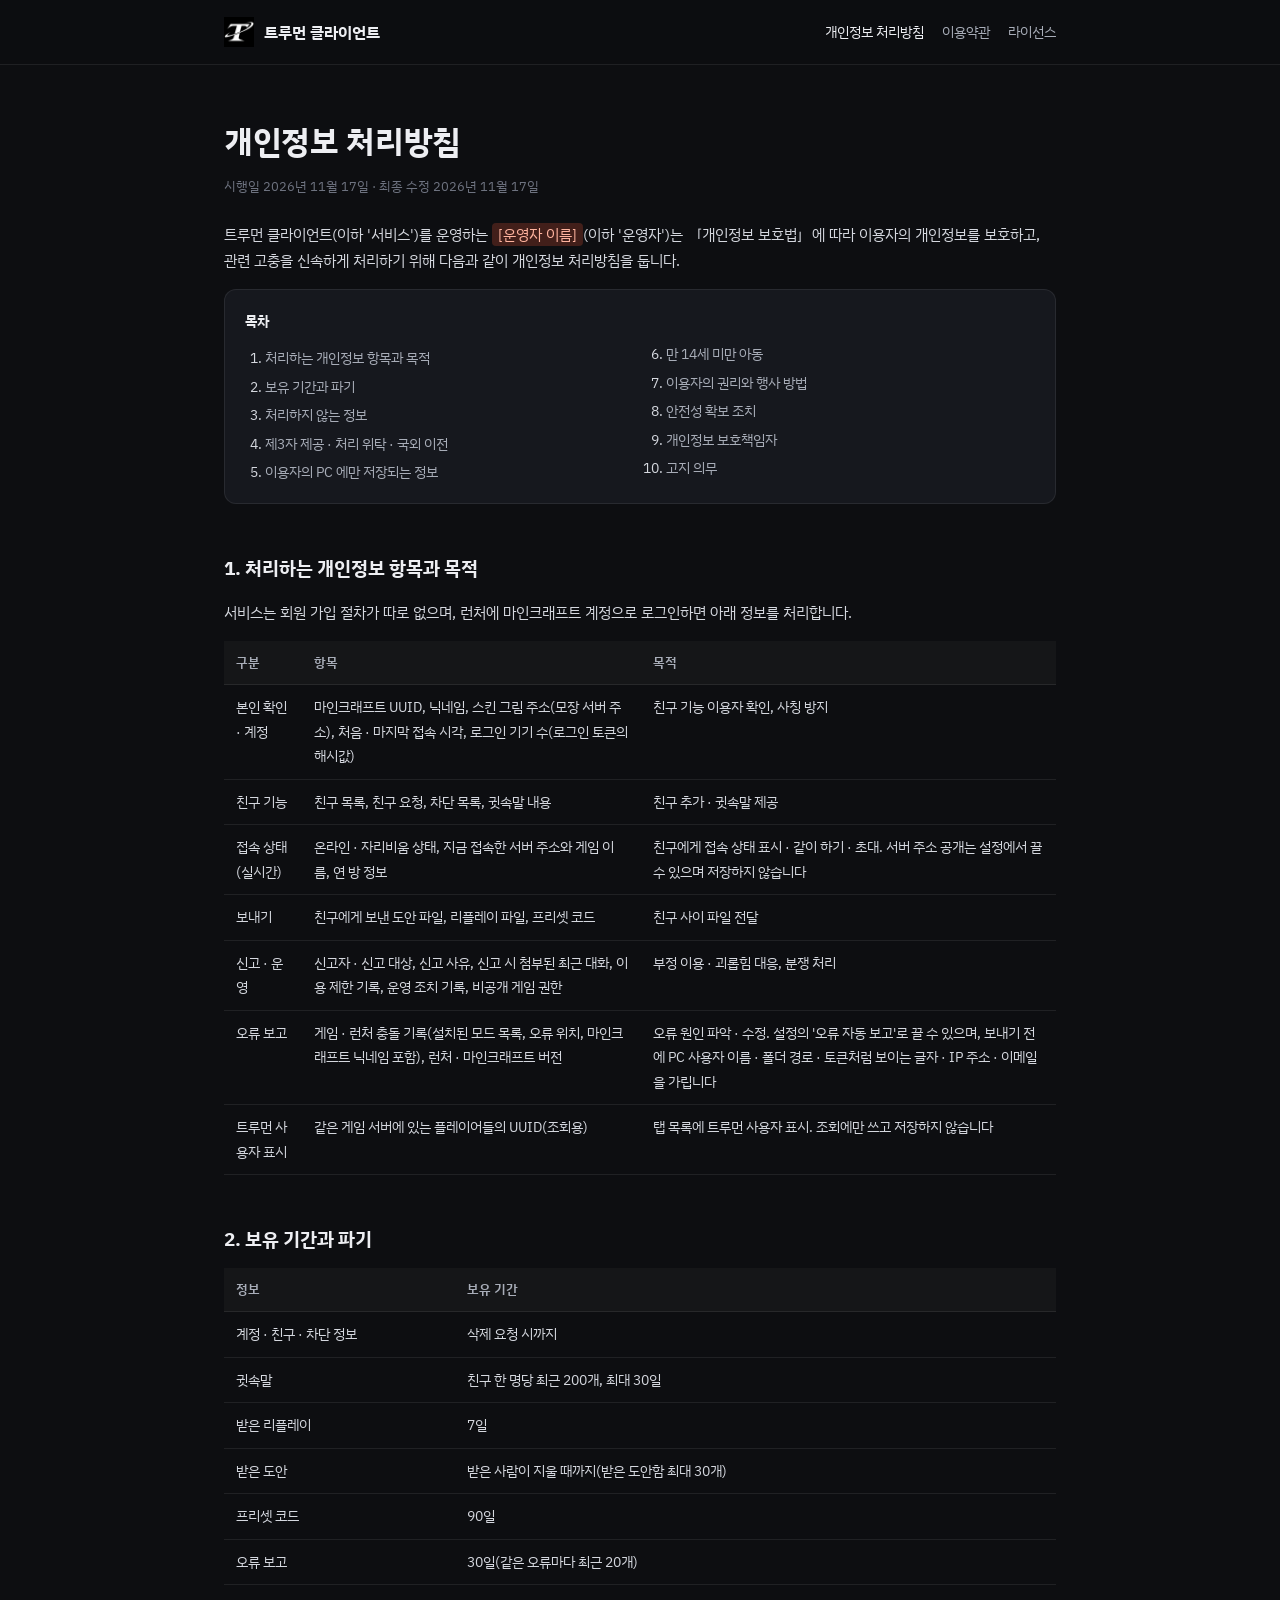
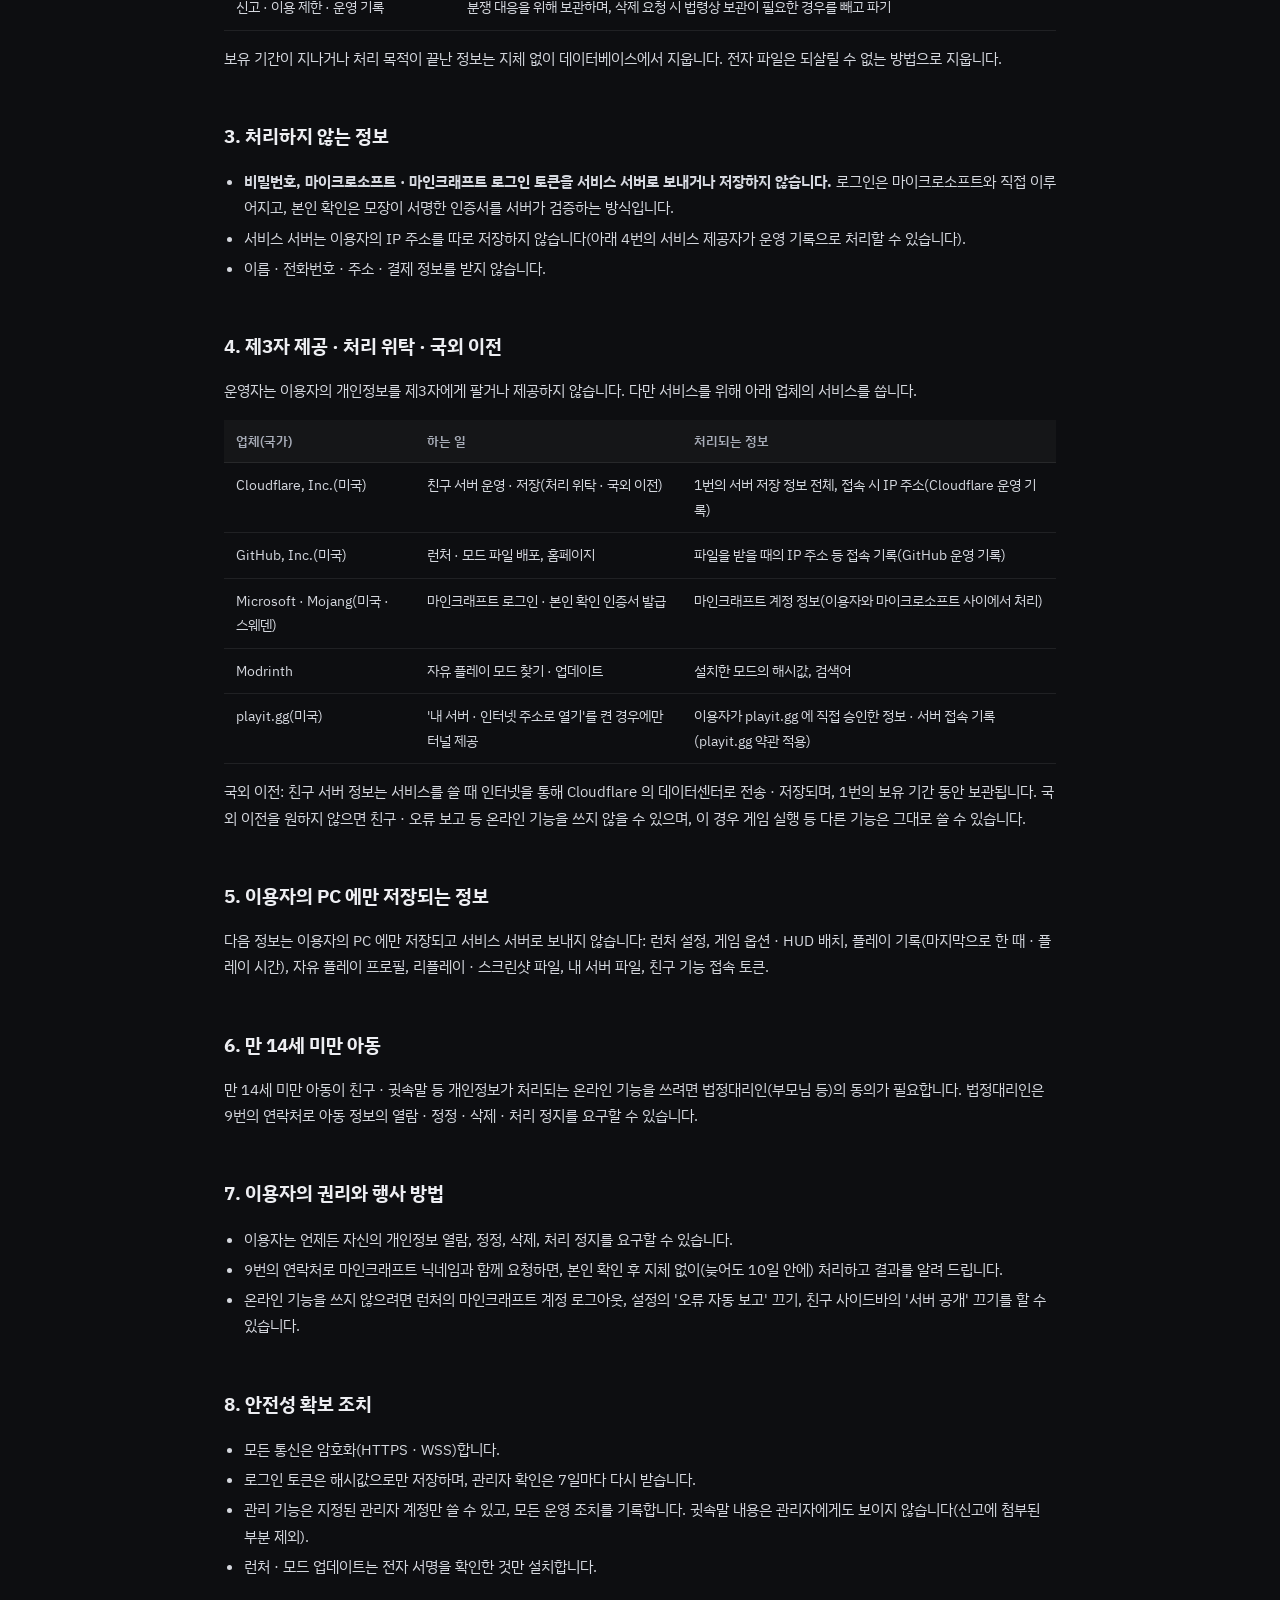
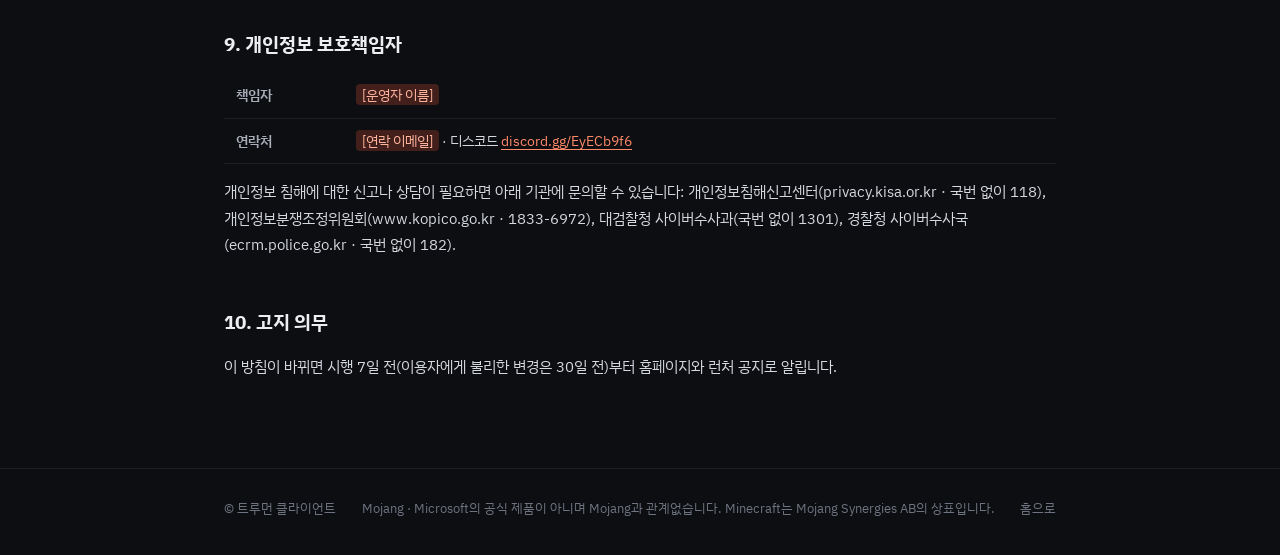
<file: privacy.html>
<!doctype html>
<html lang="ko">
<head>
<meta charset="utf-8">
<meta name="viewport" content="width=device-width, initial-scale=1">
<title>개인정보 처리방침 · 트루먼 클라이언트</title>
<meta name="description" content="트루먼 클라이언트 개인정보 처리방침">
<link rel="canonical" href="https://sadtree936.github.io/bieunrpg-launcher/privacy.html">
<link rel="icon" href="assets/favicon.png">
<link rel="preconnect" href="https://fonts.googleapis.com">
<link rel="preconnect" href="https://fonts.gstatic.com" crossorigin>
<link href="https://fonts.googleapis.com/css2?family=IBM+Plex+Sans+KR:wght@400;500;600;700&display=swap" rel="stylesheet">
<link rel="stylesheet" href="assets/legal.css">
</head>
<body>
<header><div class="wrap"><a class="brand" href="index.html"><img src="assets/truman_logo.png" alt="">트루먼 클라이언트</a><nav><a href="privacy.html" class="on">개인정보 처리방침</a><a href="terms.html">이용약관</a><a href="licenses.html">라이선스</a></nav></div></header>
<main class="wrap doc">
  <h1>개인정보 처리방침</h1>
  <p class="meta">시행일 2026년 11월 17일 · 최종 수정 2026년 11월 17일</p>
  <p>트루먼 클라이언트(이하 '서비스')를 운영하는 <mark>[운영자 이름]</mark>(이하 '운영자')는 「개인정보 보호법」에 따라 이용자의 개인정보를 보호하고, 관련 고충을 신속하게 처리하기 위해 다음과 같이 개인정보 처리방침을 둡니다.</p>

  <nav class="toc"><b>목차</b><ol>
    <li><a href="#s1">처리하는 개인정보 항목과 목적</a></li><li><a href="#s2">보유 기간과 파기</a></li><li><a href="#s3">처리하지 않는 정보</a></li>
    <li><a href="#s4">제3자 제공 · 처리 위탁 · 국외 이전</a></li><li><a href="#s5">이용자의 PC 에만 저장되는 정보</a></li><li><a href="#s6">만 14세 미만 아동</a></li>
    <li><a href="#s7">이용자의 권리와 행사 방법</a></li><li><a href="#s8">안전성 확보 조치</a></li><li><a href="#s9">개인정보 보호책임자</a></li><li><a href="#s10">고지 의무</a></li></ol></nav>

  <h2 id="s1">1. 처리하는 개인정보 항목과 목적</h2>
  <p>서비스는 회원 가입 절차가 따로 없으며, 런처에 마인크래프트 계정으로 로그인하면 아래 정보를 처리합니다.</p>
  <table>
    <thead><tr><th>구분</th><th>항목</th><th>목적</th></tr></thead>
    <tbody>
      <tr><td>본인 확인 · 계정</td><td>마인크래프트 UUID, 닉네임, 스킨 그림 주소(모장 서버 주소), 처음 · 마지막 접속 시각, 로그인 기기 수(로그인 토큰의 해시값)</td><td>친구 기능 이용자 확인, 사칭 방지</td></tr>
      <tr><td>친구 기능</td><td>친구 목록, 친구 요청, 차단 목록, 귓속말 내용</td><td>친구 추가 · 귓속말 제공</td></tr>
      <tr><td>접속 상태(실시간)</td><td>온라인 · 자리비움 상태, 지금 접속한 서버 주소와 게임 이름, 연 방 정보</td><td>친구에게 접속 상태 표시 · 같이 하기 · 초대. 서버 주소 공개는 설정에서 끌 수 있으며 저장하지 않습니다</td></tr>
      <tr><td>보내기</td><td>친구에게 보낸 도안 파일, 리플레이 파일, 프리셋 코드</td><td>친구 사이 파일 전달</td></tr>
      <tr><td>신고 · 운영</td><td>신고자 · 신고 대상, 신고 사유, 신고 시 첨부된 최근 대화, 이용 제한 기록, 운영 조치 기록, 비공개 게임 권한</td><td>부정 이용 · 괴롭힘 대응, 분쟁 처리</td></tr>
      <tr><td>오류 보고</td><td>게임 · 런처 충돌 기록(설치된 모드 목록, 오류 위치, 마인크래프트 닉네임 포함), 런처 · 마인크래프트 버전</td><td>오류 원인 파악 · 수정. 설정의 '오류 자동 보고'로 끌 수 있으며, 보내기 전에 PC 사용자 이름 · 폴더 경로 · 토큰처럼 보이는 글자 · IP 주소 · 이메일을 가립니다</td></tr>
      <tr><td>트루먼 사용자 표시</td><td>같은 게임 서버에 있는 플레이어들의 UUID(조회용)</td><td>탭 목록에 트루먼 사용자 표시. 조회에만 쓰고 저장하지 않습니다</td></tr>
    </tbody>
  </table>

  <h2 id="s2">2. 보유 기간과 파기</h2>
  <table>
    <thead><tr><th>정보</th><th>보유 기간</th></tr></thead>
    <tbody>
      <tr><td>계정 · 친구 · 차단 정보</td><td>삭제 요청 시까지</td></tr>
      <tr><td>귓속말</td><td>친구 한 명당 최근 200개, 최대 30일</td></tr>
      <tr><td>받은 리플레이</td><td>7일</td></tr>
      <tr><td>받은 도안</td><td>받은 사람이 지울 때까지(받은 도안함 최대 30개)</td></tr>
      <tr><td>프리셋 코드</td><td>90일</td></tr>
      <tr><td>오류 보고</td><td>30일(같은 오류마다 최근 20개)</td></tr>
      <tr><td>신고 · 이용 제한 · 운영 기록</td><td>분쟁 대응을 위해 보관하며, 삭제 요청 시 법령상 보관이 필요한 경우를 빼고 파기</td></tr>
    </tbody>
  </table>
  <p>보유 기간이 지나거나 처리 목적이 끝난 정보는 지체 없이 데이터베이스에서 지웁니다. 전자 파일은 되살릴 수 없는 방법으로 지웁니다.</p>

  <h2 id="s3">3. 처리하지 않는 정보</h2>
  <ul>
    <li><b>비밀번호, 마이크로소프트 · 마인크래프트 로그인 토큰을 서비스 서버로 보내거나 저장하지 않습니다.</b> 로그인은 마이크로소프트와 직접 이루어지고, 본인 확인은 모장이 서명한 인증서를 서버가 검증하는 방식입니다.</li>
    <li>서비스 서버는 이용자의 IP 주소를 따로 저장하지 않습니다(아래 4번의 서비스 제공자가 운영 기록으로 처리할 수 있습니다).</li>
    <li>이름 · 전화번호 · 주소 · 결제 정보를 받지 않습니다.</li>
  </ul>

  <h2 id="s4">4. 제3자 제공 · 처리 위탁 · 국외 이전</h2>
  <p>운영자는 이용자의 개인정보를 제3자에게 팔거나 제공하지 않습니다. 다만 서비스를 위해 아래 업체의 서비스를 씁니다.</p>
  <table>
    <thead><tr><th>업체(국가)</th><th>하는 일</th><th>처리되는 정보</th></tr></thead>
    <tbody>
      <tr><td>Cloudflare, Inc.(미국)</td><td>친구 서버 운영 · 저장(처리 위탁 · 국외 이전)</td><td>1번의 서버 저장 정보 전체, 접속 시 IP 주소(Cloudflare 운영 기록)</td></tr>
      <tr><td>GitHub, Inc.(미국)</td><td>런처 · 모드 파일 배포, 홈페이지</td><td>파일을 받을 때의 IP 주소 등 접속 기록(GitHub 운영 기록)</td></tr>
      <tr><td>Microsoft · Mojang(미국 · 스웨덴)</td><td>마인크래프트 로그인 · 본인 확인 인증서 발급</td><td>마인크래프트 계정 정보(이용자와 마이크로소프트 사이에서 처리)</td></tr>
      <tr><td>Modrinth</td><td>자유 플레이 모드 찾기 · 업데이트</td><td>설치한 모드의 해시값, 검색어</td></tr>
      <tr><td>playit.gg(미국)</td><td>'내 서버 · 인터넷 주소로 열기'를 켠 경우에만 터널 제공</td><td>이용자가 playit.gg 에 직접 승인한 정보 · 서버 접속 기록(playit.gg 약관 적용)</td></tr>
    </tbody>
  </table>
  <p>국외 이전: 친구 서버 정보는 서비스를 쓸 때 인터넷을 통해 Cloudflare 의 데이터센터로 전송 · 저장되며, 1번의 보유 기간 동안 보관됩니다. 국외 이전을 원하지 않으면 친구 · 오류 보고 등 온라인 기능을 쓰지 않을 수 있으며, 이 경우 게임 실행 등 다른 기능은 그대로 쓸 수 있습니다.</p>

  <h2 id="s5">5. 이용자의 PC 에만 저장되는 정보</h2>
  <p>다음 정보는 이용자의 PC 에만 저장되고 서비스 서버로 보내지 않습니다: 런처 설정, 게임 옵션 · HUD 배치, 플레이 기록(마지막으로 한 때 · 플레이 시간), 자유 플레이 프로필, 리플레이 · 스크린샷 파일, 내 서버 파일, 친구 기능 접속 토큰.</p>

  <h2 id="s6">6. 만 14세 미만 아동</h2>
  <p>만 14세 미만 아동이 친구 · 귓속말 등 개인정보가 처리되는 온라인 기능을 쓰려면 법정대리인(부모님 등)의 동의가 필요합니다. 법정대리인은 9번의 연락처로 아동 정보의 열람 · 정정 · 삭제 · 처리 정지를 요구할 수 있습니다.</p>

  <h2 id="s7">7. 이용자의 권리와 행사 방법</h2>
  <ul>
    <li>이용자는 언제든 자신의 개인정보 열람, 정정, 삭제, 처리 정지를 요구할 수 있습니다.</li>
    <li>9번의 연락처로 마인크래프트 닉네임과 함께 요청하면, 본인 확인 후 지체 없이(늦어도 10일 안에) 처리하고 결과를 알려 드립니다.</li>
    <li>온라인 기능을 쓰지 않으려면 런처의 마인크래프트 계정 로그아웃, 설정의 '오류 자동 보고' 끄기, 친구 사이드바의 '서버 공개' 끄기를 할 수 있습니다.</li>
  </ul>

  <h2 id="s8">8. 안전성 확보 조치</h2>
  <ul>
    <li>모든 통신은 암호화(HTTPS · WSS)합니다.</li>
    <li>로그인 토큰은 해시값으로만 저장하며, 관리자 확인은 7일마다 다시 받습니다.</li>
    <li>관리 기능은 지정된 관리자 계정만 쓸 수 있고, 모든 운영 조치를 기록합니다. 귓속말 내용은 관리자에게도 보이지 않습니다(신고에 첨부된 부분 제외).</li>
    <li>런처 · 모드 업데이트는 전자 서명을 확인한 것만 설치합니다.</li>
  </ul>

  <h2 id="s9">9. 개인정보 보호책임자</h2>
  <table><tbody>
    <tr><th>책임자</th><td><mark>[운영자 이름]</mark></td></tr>
    <tr><th>연락처</th><td><mark>[연락 이메일]</mark> · 디스코드 <a href="https://discord.gg/EyECb9f6" target="_blank" rel="noopener">discord.gg/EyECb9f6</a></td></tr>
  </tbody></table>
  <p>개인정보 침해에 대한 신고나 상담이 필요하면 아래 기관에 문의할 수 있습니다: 개인정보침해신고센터(privacy.kisa.or.kr · 국번 없이 118), 개인정보분쟁조정위원회(www.kopico.go.kr · 1833-6972), 대검찰청 사이버수사과(국번 없이 1301), 경찰청 사이버수사국(ecrm.police.go.kr · 국번 없이 182).</p>

  <h2 id="s10">10. 고지 의무</h2>
  <p>이 방침이 바뀌면 시행 7일 전(이용자에게 불리한 변경은 30일 전)부터 홈페이지와 런처 공지로 알립니다.</p>
</main>
<footer><div class="wrap"><span>© 트루먼 클라이언트</span><span>Mojang · Microsoft의 공식 제품이 아니며 Mojang과 관계없습니다. Minecraft는 Mojang Synergies AB의 상표입니다.</span><a href="index.html">홈으로</a></div></footer>
</body>
</html>
</file>
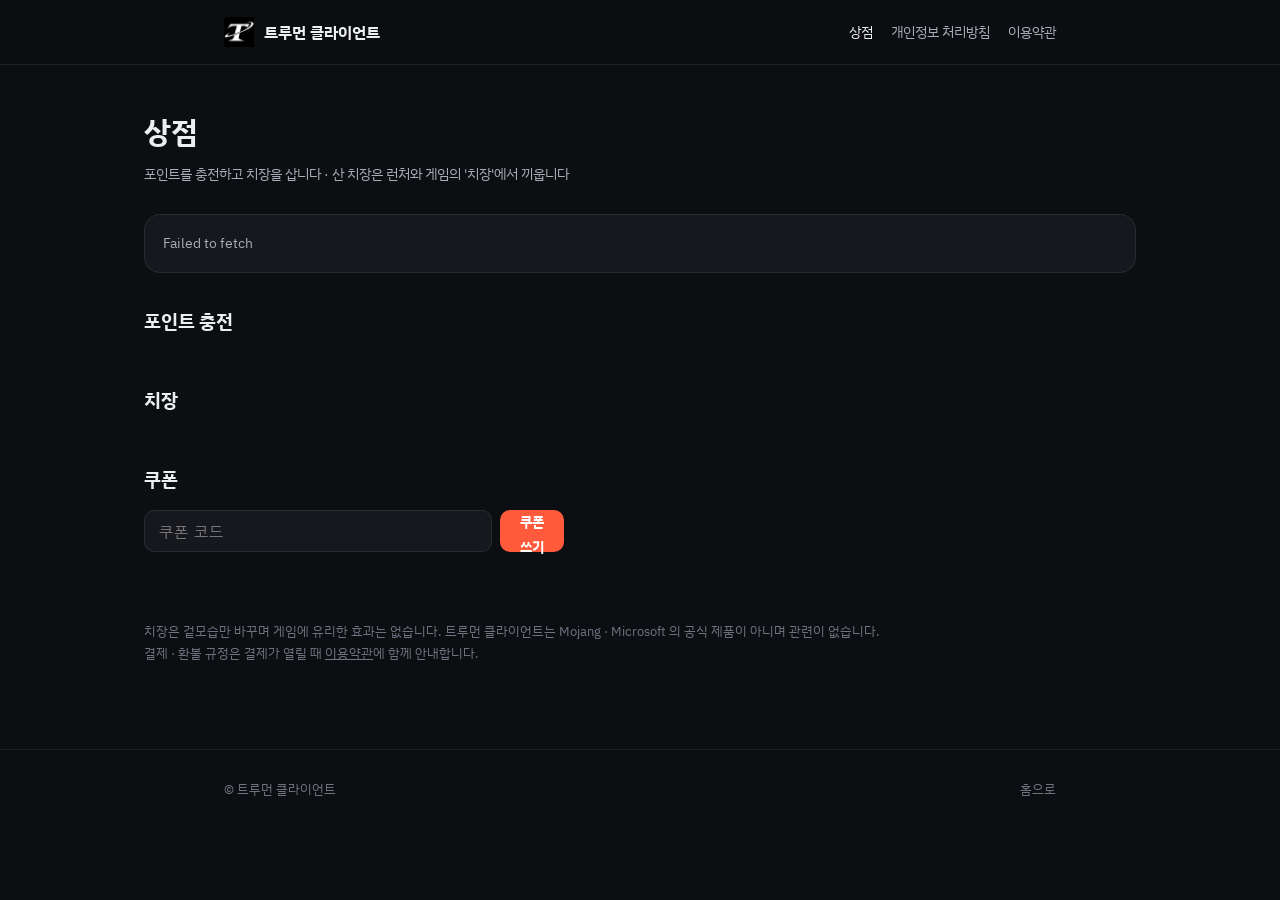
<file: store.html>
<!doctype html>
<html lang="ko">
<head>
<meta charset="utf-8">
<meta name="viewport" content="width=device-width, initial-scale=1">
<title>상점 · 트루먼 클라이언트</title>
<meta name="description" content="트루먼 클라이언트 포인트 충전 · 치장 상점">
<link rel="canonical" href="https://sadtree936.github.io/bieunrpg-launcher/store.html">
<link rel="icon" href="assets/favicon.png">
<link rel="preconnect" href="https://fonts.googleapis.com">
<link rel="preconnect" href="https://fonts.gstatic.com" crossorigin>
<link href="https://fonts.googleapis.com/css2?family=IBM+Plex+Sans+KR:wght@400;500;600;700&display=swap" rel="stylesheet">
<link rel="stylesheet" href="assets/legal.css">
<style>
  .store { padding: 40px 24px 72px; max-width: 1040px; margin: 0 auto; }
  .store h1 { margin: 0 0 4px; font-size: 30px; }
  .sub { margin: 0 0 28px; color: var(--dim); font-size: 14px; }
  .bar { display: flex; flex-wrap: wrap; align-items: center; gap: 12px; margin-bottom: 28px; padding: 16px 18px; border-radius: 16px; background: var(--card); border: 1px solid var(--line); }
  .who { display: flex; align-items: center; gap: 10px; }
  /* 내 얼굴: 64px 스킨 그림을 4.5배(288px)로 키워 얼굴 8px 칸만 보이게 · 위에 모자 겹 */
  .who .face { position: relative; width: 36px; height: 36px; border-radius: 8px; overflow: hidden; background: #2A2D35; flex: none; }
  .who .face i { position: absolute; inset: 0; background-size: 288px auto; background-repeat: no-repeat; image-rendering: pixelated; }
  .who .face.none { background: linear-gradient(160deg, #3A4150, #14151A); }
  .who b { display: block; font-size: 15px; }
  .who small { color: var(--faint); font-size: 12px; }
  .pts { margin-left: auto; text-align: right; }
  .pts small { display: block; color: var(--faint); font-size: 12px; }
  .pts b { font-size: 26px; color: #FFD27A; font-variant-numeric: tabular-nums; }
  .login { width: 100%; margin: 0; color: var(--dim); font-size: 14px; }
  h2 { margin: 32px 0 14px; font-size: 19px; }
  .sets { display: grid; grid-template-columns: repeat(auto-fill, minmax(340px, 1fr)); gap: 14px; }
.set { display: flex; flex-direction: column; gap: 10px; padding: 14px; border-radius: 14px; background: linear-gradient(135deg, rgba(255,210,122,.08), var(--card)); border: 1px solid rgba(255,210,122,.28); }
.set .arts { display: flex; gap: 8px; }
.set .arts .art { flex: 1; height: 110px; }
.set .off { align-self: flex-start; padding: 2px 10px; border-radius: 10px; background: #E0503F; color: #fff; font-size: 12px; font-weight: 700; }
.set s { color: var(--mute, #8A909C); font-size: 13px; margin-right: 6px; }
.grid { display: grid; grid-template-columns: repeat(auto-fill, minmax(220px, 1fr)); gap: 14px; }
  .card { display: flex; flex-direction: column; gap: 8px; padding: 12px; border-radius: 14px; background: var(--card); border: 1px solid var(--line); }
  .art { position: relative; height: 130px; border-radius: 10px; display: flex; align-items: center; justify-content: center; overflow: hidden; }
  .art svg { width: 84%; height: 70%; }
  .art em { position: absolute; top: 8px; right: 8px; padding: 2px 10px; border-radius: 10px; background: #2E7D4F; color: #fff; font-style: normal; font-size: 12px; font-weight: 700; }
  .card b { font-size: 16px; }
  .card p { margin: 0; color: var(--dim); font-size: 13px; line-height: 1.5; }
  .foot { display: flex; align-items: center; margin-top: auto; padding-top: 6px; }
  .price { font-size: 17px; font-weight: 700; color: #FFD27A; }
  button { font: inherit; cursor: pointer; border: 0; }
  .btn { margin-left: auto; height: 36px; padding: 0 16px; border-radius: 10px; background: var(--acc); color: #fff; font-size: 14px; font-weight: 700; }
  .btn:disabled { background: rgba(255,255,255,.08); color: var(--faint); cursor: default; }
  .packs { display: grid; grid-template-columns: repeat(auto-fill, minmax(200px, 1fr)); gap: 14px; }
  .pack { padding: 18px; border-radius: 14px; background: var(--card); border: 1px solid var(--line); display: flex; flex-direction: column; gap: 6px; }
  .pack b { font-size: 24px; color: #FFD27A; }
  .pack small { color: var(--faint); font-size: 13px; }
  .pack .btn { margin: 8px 0 0; width: 100%; }
  .coupon { display: flex; gap: 8px; max-width: 420px; }
  .coupon input { flex: 1; height: 42px; padding: 0 14px; border-radius: 10px; border: 1px solid var(--line); background: var(--card); color: var(--text); font: inherit; letter-spacing: 1px; text-transform: uppercase; outline: none; }
  .coupon input:focus { border-color: var(--acc); }
  .coupon .btn { margin: 0; height: 42px; }
  .msg { min-height: 22px; margin: 10px 0 0; font-size: 14px; }
  .msg.ok { color: #7BE0A0; } .msg.err { color: #FF9A8A; }
  .note { margin-top: 36px; font-size: 13px; color: var(--faint); line-height: 1.7; }
  .hist { width: 100%; border-collapse: collapse; font-size: 13px; }
  .hist td { padding: 8px 6px; border-bottom: 1px solid var(--line); color: var(--dim); }
  .hist td.d { text-align: right; font-variant-numeric: tabular-nums; color: var(--text); }
  @media (max-width: 560px) { .pts { margin-left: 0; text-align: left; width: 100%; } }
</style>
</head>
<body>
<header><div class="wrap"><a class="brand" href="index.html"><img src="assets/truman_logo.png" alt="">트루먼 클라이언트</a><nav><a href="store.html" class="on">상점</a><a href="privacy.html">개인정보 처리방침</a><a href="terms.html">이용약관</a></nav></div></header>
<main class="store">
  <h1>상점</h1>
  <p class="sub">포인트를 충전하고 치장을 삽니다 · 산 치장은 런처와 게임의 '치장'에서 끼웁니다</p>
  <div class="bar" id="bar"><p class="login">불러오는 중…</p></div>

  <h2>포인트 충전</h2>
  <div class="packs" id="packs"></div>

  <div id="dailyBox" hidden><h2>오늘의 상점 · 나만의 할인 <small id="dailyLeft" style="font-size:13px;color:#8A909C;font-weight:500"></small></h2>
  <div class="grid" id="dailyGrid"></div></div>

  <div id="setBox" hidden><h2>세트 · 같이 사면 할인</h2>
  <div class="sets" id="sets"></div></div>

  <h2>치장</h2>
  <div class="grid" id="grid"></div>

  <h2>쿠폰</h2>
  <form class="coupon" id="coupon"><input id="code" maxlength="24" placeholder="쿠폰 코드" autocomplete="off" spellcheck="false"><button class="btn" type="submit">쿠폰 쓰기</button></form>
  <p class="msg" id="msg"></p>

  <div id="histBox" hidden><h2>포인트 기록</h2><table class="hist" id="hist"></table></div>

  <p class="note">치장은 겉모습만 바꾸며 게임에 유리한 효과는 없습니다. 트루먼 클라이언트는 Mojang · Microsoft 의 공식 제품이 아니며 관련이 없습니다.<br>
    결제 · 환불 규정은 결제가 열릴 때 <a href="terms.html">이용약관</a>에 함께 안내합니다.</p>
</main>
<footer><div class="wrap"><span>© 트루먼 클라이언트</span><a href="index.html">홈으로</a></div></footer>
<script src="assets/nebula.js"></script>
<script src="assets/celestial.js"></script>
<script src="assets/thunder.js"></script>
<script src="assets/skull.js"></script>
<script src="assets/dessert.js"></script>
  <script src="assets/glitch.js"></script>
<script src="assets/xmas.js"></script>
<script src="assets/seraph.js"></script>
<script src="assets/dragon.js"></script>
<script>
(function () {
  const API = 'https://truman-friends.truman-friends.workers.dev';
  const KEY = 'truman.store';
  const $ = (id) => document.getElementById(id);
  const esc = (s) => String(s == null ? '' : s).replace(/[&<>"']/g, (c) => ({ '&': '&amp;', '<': '&lt;', '>': '&gt;', '"': '&quot;', "'": '&#39;' }[c]));
  let token = '', me = null, cat = null, defs = [];
  try { const s = JSON.parse(sessionStorage.getItem(KEY) || 'null'); if (s && s.token) { token = s.token; me = s; } } catch (e) {}

  async function api(path, body) {
    const r = await fetch(API + path, { method: body ? 'POST' : 'GET', headers: Object.assign({ 'content-type': 'application/json' }, token ? { authorization: 'Bearer ' + token } : {}), body: body ? JSON.stringify(body) : undefined });
    const j = await r.json().catch(() => ({}));
    if (r.status === 401 && token) { token = ''; me = null; try { sessionStorage.removeItem(KEY); } catch (e) {} }
    if (!r.ok) throw new Error(j.error || ('요청 실패(' + r.status + ')'));
    return j;
  }

  /** 치장 모양(상자들)을 정면에서 본 그림(SVG). */
  /** '치장id#크로마' → 색 바꾼 치장(웹 상점 그림용). */
  function def(id) {
    const [b, c] = String(id).split('#');
    const d = defs.find((x) => x.id === b);
    if (!d || !c) return d;
    const ch = (d.chromas || []).find((x) => x.id === c);
    if (!ch) return d;
    const sw = {};
    for (const k in ch.colors) sw[k.toUpperCase()] = ch.colors[k];
    return Object.assign({}, d, { top: ch.top || d.top, bottom: ch.bottom || d.bottom, model: d.model && { part: d.model.part,
      boxes: (d.model.boxes || []).map((x) => x.slice(0, 6).concat([sw[String(x[6]).toUpperCase()] || x[6]], x.slice(7))),
      discs: (d.model.discs || []).map((x) => x.slice(0, 5).concat([sw[String(x[5]).toUpperCase()] || x[5]])) } });
  }
  function art(id) {
    const d = def(id);
    if (!d || !d.model) return '';
    // 망토: 게임 · 런처와 같은 공식으로 그린 성운 망토 그림
    if (d.model.fx === 'seraph' && window.Seraph) return `<img src="${window.Seraph.snapshot()}" alt="" style="width:92%;image-rendering:pixelated;filter:drop-shadow(0 6px 16px rgba(160,220,255,.5))">`;
    if (d.model.part === 'cape') { const lib = d.model.cape === 'celestial' ? window.Celestial : d.model.cape === 'thunder' ? window.Thunder : d.model.cape === 'skull' ? window.Skull : d.model.cape === 'xmas' ? window.Xmas : d.model.cape === 'dessert' ? window.Dessert : d.model.cape === 'glitch' ? window.Glitch : window.Nebula; return lib ? `<img src="${lib.snapshot()}" alt="" style="height:78%;aspect-ratio:10/16;image-rendering:pixelated;border-radius:2px;box-shadow:0 6px 18px rgba(40,30,120,.45)">` : ''; }
    // 등 장식(가방 등)은 뒤에서 본 모습: 좌우 · 앞뒤를 뒤집고, 몸 앞으로 넘어오는 어깨끈(z 2 보다 앞)은 뺀다
    if (d.model.part === 'body' && !(d.model.card && d.model.card.front)) d.model = { part: 'body', boxes: (d.model.boxes || []).filter((b) => b[2] >= 2).map((b) => [-(b[0] + b[3]), b[1], -(b[2] + b[5]), b[3], b[4], b[5], b[6]]), discs: (d.model.discs || []).map((c) => [-c[0], c[1], -(c[2] + c[4]), c[3], c[4], c[5]]) };
    // 카드에는 늘어진 끈 등(model.card.maxY 아래)은 빼고 본체만
    // 앞에서 보는 몸 치장(목걸이): 정면 그림이라 뒤쪽 절반(z > 0)은 뺀다
    if (d.model.part === 'body' && d.model.card && d.model.card.front) d.model = Object.assign({}, d.model, { boxes: (d.model.boxes || []).filter((q) => q[2] + q[5] / 2 <= 0) });
    if (d.model.card && d.model.card.maxY != null) d.model = Object.assign({}, d.model, { boxes: (d.model.boxes || []).filter((q) => q[1] + q[4] <= d.model.card.maxY) });
    // 상자는 네모, 원판(둥근 렌즈)은 원 — 뒤(z 큰 것)부터 그린다
    const parts = (d.model.boxes || []).map((b) => ({ z: b[2], x0: b[0], y0: b[1], x1: b[0] + b[3], y1: b[1] + b[4], b }))
      .concat((d.model.discs || []).map((c) => ({ z: c[2], x0: c[0] - c[3], y0: c[1] - c[3], x1: c[0] + c[3], y1: c[1] + c[3], c })))
      .sort((a, b) => b.z - a.z);
    let x0 = 1e9, y0 = 1e9, x1 = -1e9, y1 = -1e9;
    for (const p of parts) { x0 = Math.min(x0, p.x0); y0 = Math.min(y0, p.y0); x1 = Math.max(x1, p.x1); y1 = Math.max(y1, p.y1); }
    const shapes = parts.map((p) => p.b ? `<rect x="${p.b[0] - x0}" y="${p.b[1] - y0}" width="${p.b[3]}" height="${p.b[4]}" fill="${p.b[6]}" shape-rendering="crispEdges"/>`
      : `<circle cx="${p.c[0] - x0}" cy="${p.c[1] - y0}" r="${p.c[3]}" fill="${p.c[5]}"/>`).join('');
    return `<svg viewBox="-0.4 -0.4 ${x1 - x0 + 0.8} ${y1 - y0 + 0.8}" preserveAspectRatio="xMidYMid meet">${shapes}</svg>`;
  }
  const bg = (id) => { const d = def(id); return d ? `linear-gradient(160deg, ${d.top}, ${d.bottom})` : 'linear-gradient(160deg,#3A4150,#14151A)'; };

  /**
   * 내 얼굴(36px): 모장 공식 텍스처 서버(textures.minecraft.net)의 내 스킨 그림에서 얼굴(8,8) · 모자 겹(40,8)만 잘라 보인다.
   * 주소는 친구 서버가 모장이 서명한 프로필에서 꺼내 준 것만(그 모양이 아니면 쓰지 않음) — 제3자 서버(mc-heads.net)에 UUID 를 보내지 않는다(2026-11-26).
   */
  function face(skin) {
    const ok = typeof skin === 'string' && /^https:\/\/textures\.minecraft\.net\/texture\/[0-9a-f]{16,128}$/.test(skin);
    if (!ok) return '<span class="face none" aria-hidden="true"></span>';
    const u = `url('${skin}')`;
    return `<span class="face" aria-hidden="true"><i style="background-image:${u};background-position:-36px -36px"></i><i style="background-image:${u};background-position:-180px -36px"></i></span>`;
  }

  function draw() {
    const logged = !!(token && me);
    $('bar').innerHTML = logged
      ? `<div class="who">${face(me.skin)}<span><b>${esc(me.name)}</b><small>로그인됨 · 이 창을 닫으면 로그아웃됩니다</small></span></div>
         <div class="pts"><small>내 포인트</small><b>${(cat && cat.points || 0).toLocaleString()}P</b></div>`
      : `<p class="login">런처의 <b>상점 → 충전하기</b>를 누르면 내 계정으로 로그인된 이 페이지가 열립니다. 지금은 상품만 볼 수 있습니다.</p>`;
    const ready = cat && cat.chargeReady;
    $('packs').innerHTML = ((cat && cat.packs) || [100, 500, 1000, 3000]).map((p) => `<div class="pack"><b>${p.toLocaleString()}P</b><small>가격은 결제가 열릴 때 안내합니다</small>
      <button class="btn" type="button" data-charge="${p}" ${ready && logged ? '' : 'disabled'}>${ready ? (logged ? '충전하기' : '로그인 필요') : '결제 준비 중'}</button></div>`).join('');
    const cardHtml = (i) => `<div class="card"><div class="art" style="background:${bg(i.id)}">${art(i.id)}${i.owned ? '<em>보유 중</em>' : ''}</div>
      <b>${esc(i.name)}</b><p>${esc(i.chroma ? '렌즈 색만 바뀌는 크로마 · ' + ((def(i.base) || {}).name || '원래 치장') + '을(를) 가진 사람만 살 수 있습니다' : (def(i.id) || {}).desc || '')}</p>
      <div class="foot"><span class="price">${i.sale && i.listPrice ? `<s style="color:#8A909C;font-size:13px;margin-right:6px">${i.listPrice.toLocaleString()}P</s>` : ''}${i.price.toLocaleString()}P</span>
      <button class="btn" type="button" data-buy="${esc(i.id)}" ${!logged || i.owned ? 'disabled' : ''}>${i.owned ? '보유 중' : logged ? '구매' : '로그인 필요'}</button></div></div>`;
    const daily = ((cat && cat.items) || []).filter((i) => i.daily);
    $('dailyBox').hidden = !daily.length;
    $('dailyGrid').innerHTML = daily.map(cardHtml).join('');
    $('grid').innerHTML = ((cat && cat.items) || []).map(cardHtml).join('') || '<p class="sub">아직 판매 중인 상품이 없습니다</p>';
    const sets = (cat && cat.bundles) || [];
    $('setBox').hidden = !sets.length;
    $('sets').innerHTML = sets.map((b) => `<div class="set"><div class="arts">${b.items.map((i) => `<div class="art" style="background:${bg(i.id)}">${art(i.id)}${i.owned ? '<em>보유 중</em>' : ''}</div>`).join('')}</div>
      <span class="off">-${b.off}%</span><b>${esc(b.name)}</b><p>${esc(b.items.map((i) => i.name).join(' · '))}${b.items.some((i) => i.owned) && !b.owned ? ' · 가진 것은 빼고 계산' : ''}</p>
      <div class="foot"><span class="price">${b.owned ? '모두 보유' : `<s>${b.listPrice.toLocaleString()}P</s>${b.price.toLocaleString()}P`}</span>
      <button class="btn" type="button" data-buyset="${esc(b.id)}" ${!logged || b.owned ? 'disabled' : ''}>${b.owned ? '보유 중' : logged ? '세트 구매' : '로그인 필요'}</button></div></div>`).join('');
    $('coupon').querySelector('button').disabled = !logged;
  }

  // 오늘의 상점 남은 시간(1초마다)
  setInterval(() => { const d = cat && cat.daily; const el = $('dailyLeft'); if (!d || !el) return; const s = Math.max(0, Math.floor((d.resetAt - Date.now()) / 1000)); el.textContent = '초기화까지 ' + [Math.floor(s / 3600), Math.floor((s % 3600) / 60), s % 60].map((v) => String(v).padStart(2, '0')).join(':'); }, 1000);

  async function load() {
    try { defs = (await (await fetch('assets/cosmetics.json', { cache: 'no-cache' })).json()).items || []; } catch (e) {}
    try {
      cat = token ? await api('/shop/catalog') : await api('/shop/public');
    } catch (e) {
      if (!token) { $('bar').innerHTML = `<p class="login">${esc(e.message)}</p>`; return; }
      cat = await api('/shop/public').catch(() => null);
    }
    draw();
    if (token) {
      const w = await api('/shop/wallet').catch(() => null);
      if (w && w.history && w.history.length) {
        const kind = { buy: '구매', coupon: '쿠폰', admin: '지급', charge: '충전' };
        $('hist').innerHTML = w.history.map((h) => `<tr><td>${new Date(h.at).toLocaleString('ko-KR')}</td><td>${kind[h.kind] || h.kind}${h.ref ? ' · ' + esc(h.ref) : ''}</td><td class="d">${h.delta > 0 ? '+' : ''}${h.delta.toLocaleString()}P</td></tr>`).join('');
        $('histBox').hidden = false;
      }
    }
  }

  async function start() {
    // 런처가 연 주소: #c=한 번 쓰는 코드 → 하루짜리 상점 표로 바꾸고 주소에서 지운다
    const h = new URLSearchParams(location.hash.slice(1));
    const code = h.get('c');
    if (code) {
      history.replaceState(null, '', location.pathname);
      try {
        const r = await api('/web/exchange', { code });
        token = r.token;
        me = r;
        try { sessionStorage.setItem(KEY, JSON.stringify(r)); } catch (e) {}
      } catch (e) {
        $('msg').className = 'msg err';
        $('msg').textContent = e.message;
      }
    }
    await load();
  }

  document.addEventListener('click', async (e) => {
    const b = e.target.closest('[data-buy]');
    if (b && !b.disabled) {
      const it = cat.items.find((i) => i.id === b.dataset.buy);
      if (!it || !confirm(`${it.name} 을(를) ${it.price.toLocaleString()}P 로 살까요?`)) return;
      b.disabled = true;
      try {
        const r = await api('/shop/buy', { id: it.id });
        $('msg').className = 'msg ok';
        $('msg').textContent = `${r.name} 을(를) 샀습니다 · 런처와 게임의 '치장'에서 끼울 수 있습니다`;
      } catch (err) {
        $('msg').className = 'msg err';
        $('msg').textContent = err.message;
      }
      await load();
      return;
    }
    const sb = e.target.closest('[data-buyset]');
    if (sb && !sb.disabled) {
      const st = (cat.bundles || []).find((x) => x.id === sb.dataset.buyset);
      if (!st || !confirm(` 을(를) ${st.price.toLocaleString()}P 로 살까요?`)) return;
      sb.disabled = true;
      try {
        const r = await api('/shop/buy', { bundle: st.id });
        $('msg').className = 'msg ok';
        $('msg').textContent = ` 을(를) 샀습니다(${r.got.join(' · ')}) · 런처와 게임의 '치장'에서 끼울 수 있습니다`;
      } catch (err) {
        $('msg').className = 'msg err';
        $('msg').textContent = err.message;
      }
      await load();
      return;
    }
    const c = e.target.closest('[data-charge]');
    if (c && !c.disabled) {
      try { await api('/shop/charge', { pack: +c.dataset.charge }); } catch (err) { $('msg').className = 'msg err'; $('msg').textContent = err.message; }
    }
  });
  $('coupon').addEventListener('submit', async (e) => {
    e.preventDefault();
    const code = $('code').value.trim();
    if (!code || !token) return;
    try {
      const r = await api('/shop/coupon', { code });
      $('msg').className = 'msg ok';
      $('msg').textContent = '쿠폰을 썼습니다 · ' + r.got.join(' + ') + ' 받음';
      $('code').value = '';
    } catch (err) {
      $('msg').className = 'msg err';
      $('msg').textContent = err.message;
    }
    await load();
  });
  start();
})();
</script>
</body>
</html>
</file>
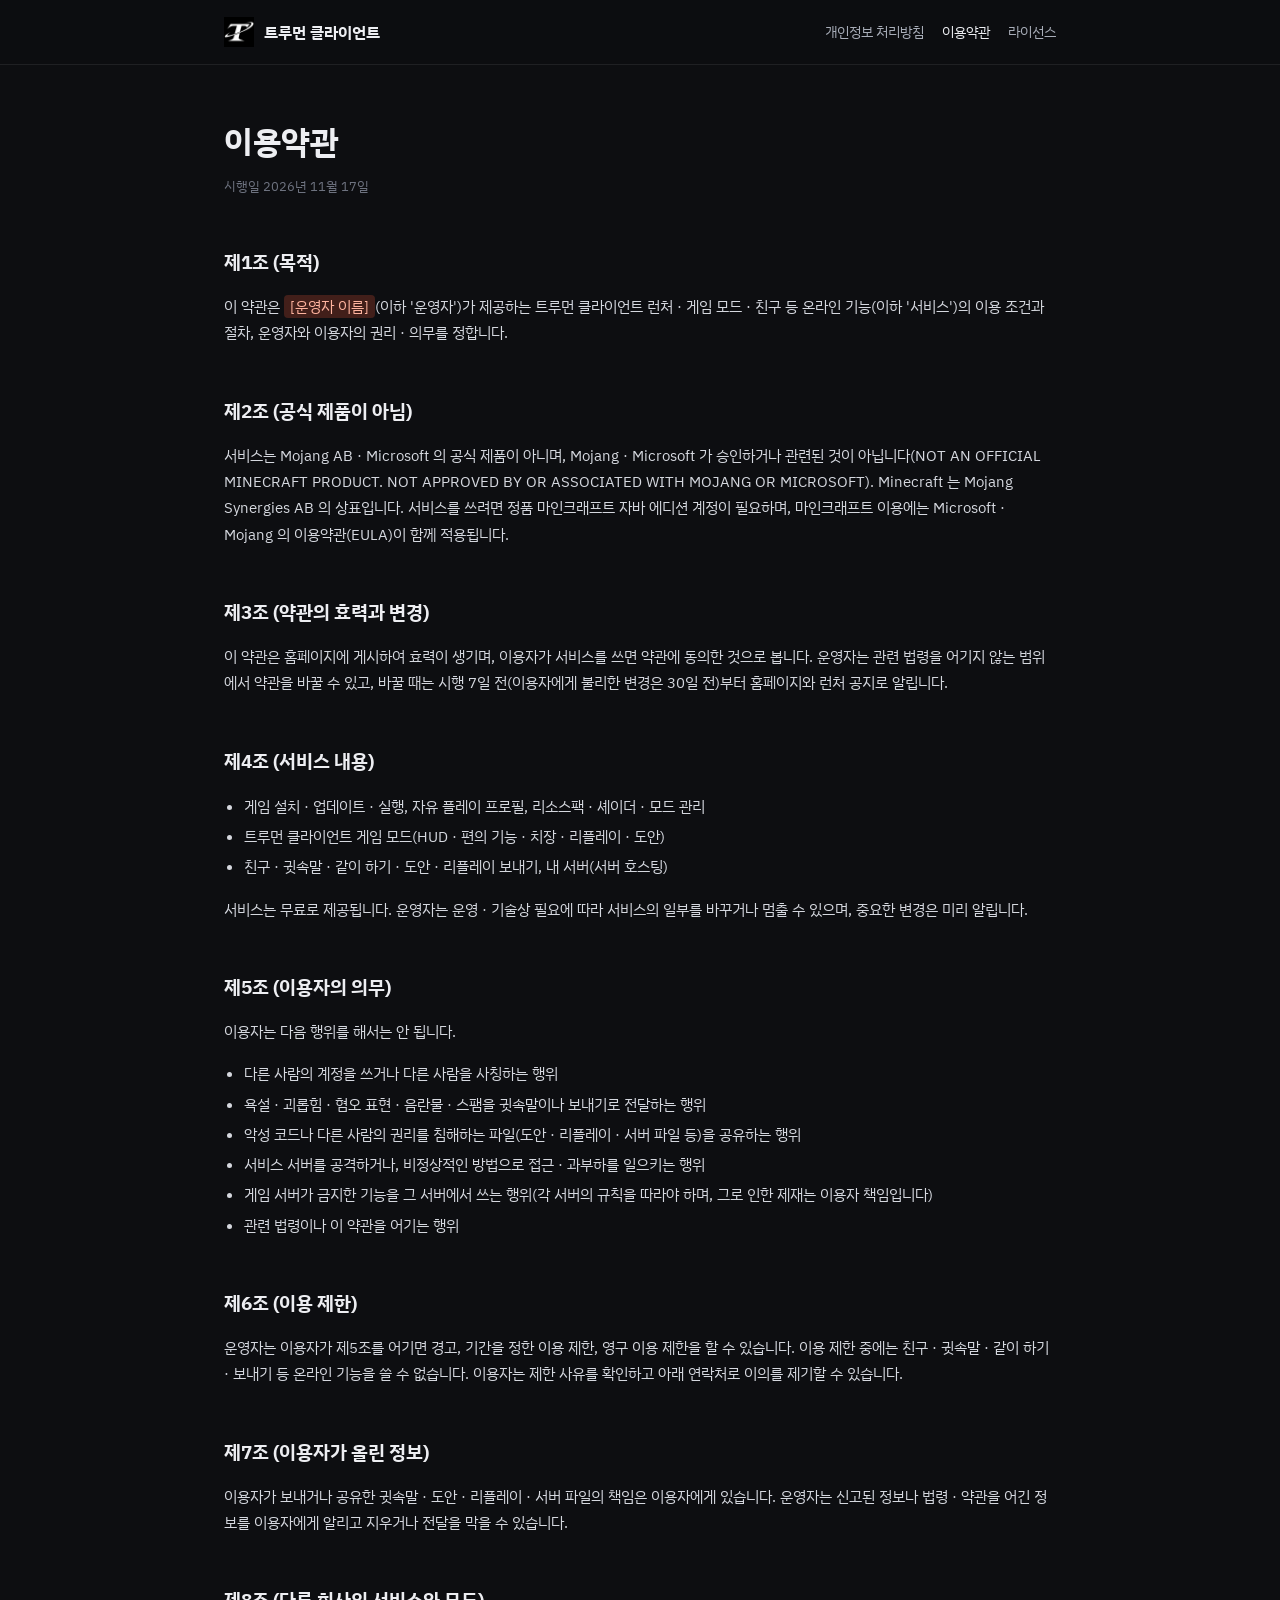
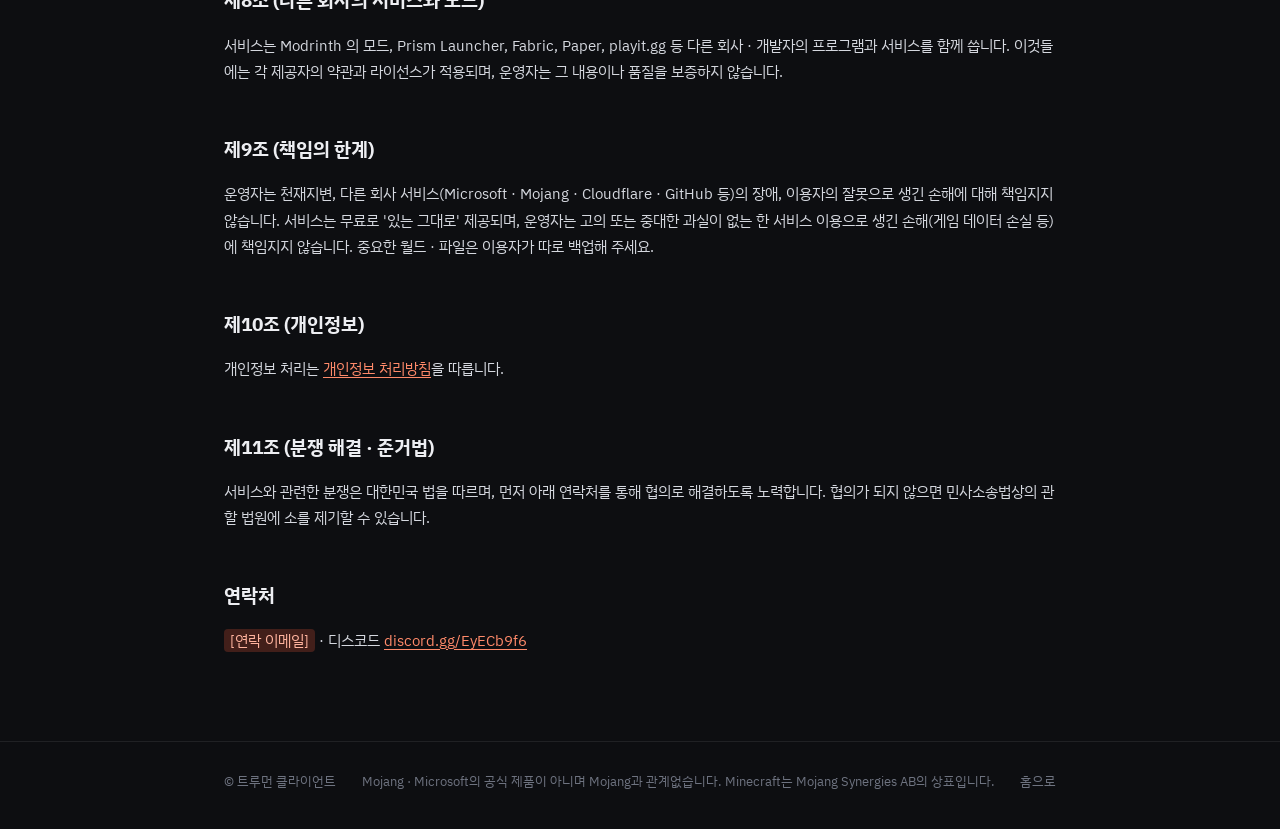
<file: terms.html>
<!doctype html>
<html lang="ko">
<head>
<meta charset="utf-8">
<meta name="viewport" content="width=device-width, initial-scale=1">
<title>이용약관 · 트루먼 클라이언트</title>
<meta name="description" content="트루먼 클라이언트 이용약관">
<link rel="canonical" href="https://sadtree936.github.io/bieunrpg-launcher/terms.html">
<link rel="icon" href="assets/favicon.png">
<link rel="preconnect" href="https://fonts.googleapis.com">
<link rel="preconnect" href="https://fonts.gstatic.com" crossorigin>
<link href="https://fonts.googleapis.com/css2?family=IBM+Plex+Sans+KR:wght@400;500;600;700&display=swap" rel="stylesheet">
<link rel="stylesheet" href="assets/legal.css">
</head>
<body>
<header><div class="wrap"><a class="brand" href="index.html"><img src="assets/truman_logo.png" alt="">트루먼 클라이언트</a><nav><a href="privacy.html">개인정보 처리방침</a><a href="terms.html" class="on">이용약관</a><a href="licenses.html">라이선스</a></nav></div></header>
<main class="wrap doc">
  <h1>이용약관</h1>
  <p class="meta">시행일 2026년 11월 17일</p>

  <h2>제1조 (목적)</h2>
  <p>이 약관은 <mark>[운영자 이름]</mark>(이하 '운영자')가 제공하는 트루먼 클라이언트 런처 · 게임 모드 · 친구 등 온라인 기능(이하 '서비스')의 이용 조건과 절차, 운영자와 이용자의 권리 · 의무를 정합니다.</p>

  <h2>제2조 (공식 제품이 아님)</h2>
  <p>서비스는 Mojang AB · Microsoft 의 공식 제품이 아니며, Mojang · Microsoft 가 승인하거나 관련된 것이 아닙니다(NOT AN OFFICIAL MINECRAFT PRODUCT. NOT APPROVED BY OR ASSOCIATED WITH MOJANG OR MICROSOFT). Minecraft 는 Mojang Synergies AB 의 상표입니다. 서비스를 쓰려면 정품 마인크래프트 자바 에디션 계정이 필요하며, 마인크래프트 이용에는 Microsoft · Mojang 의 이용약관(EULA)이 함께 적용됩니다.</p>

  <h2>제3조 (약관의 효력과 변경)</h2>
  <p>이 약관은 홈페이지에 게시하여 효력이 생기며, 이용자가 서비스를 쓰면 약관에 동의한 것으로 봅니다. 운영자는 관련 법령을 어기지 않는 범위에서 약관을 바꿀 수 있고, 바꿀 때는 시행 7일 전(이용자에게 불리한 변경은 30일 전)부터 홈페이지와 런처 공지로 알립니다.</p>

  <h2>제4조 (서비스 내용)</h2>
  <ul>
    <li>게임 설치 · 업데이트 · 실행, 자유 플레이 프로필, 리소스팩 · 셰이더 · 모드 관리</li>
    <li>트루먼 클라이언트 게임 모드(HUD · 편의 기능 · 치장 · 리플레이 · 도안)</li>
    <li>친구 · 귓속말 · 같이 하기 · 도안 · 리플레이 보내기, 내 서버(서버 호스팅)</li>
  </ul>
  <p>서비스는 무료로 제공됩니다. 운영자는 운영 · 기술상 필요에 따라 서비스의 일부를 바꾸거나 멈출 수 있으며, 중요한 변경은 미리 알립니다.</p>

  <h2>제5조 (이용자의 의무)</h2>
  <p>이용자는 다음 행위를 해서는 안 됩니다.</p>
  <ul>
    <li>다른 사람의 계정을 쓰거나 다른 사람을 사칭하는 행위</li>
    <li>욕설 · 괴롭힘 · 혐오 표현 · 음란물 · 스팸을 귓속말이나 보내기로 전달하는 행위</li>
    <li>악성 코드나 다른 사람의 권리를 침해하는 파일(도안 · 리플레이 · 서버 파일 등)을 공유하는 행위</li>
    <li>서비스 서버를 공격하거나, 비정상적인 방법으로 접근 · 과부하를 일으키는 행위</li>
    <li>게임 서버가 금지한 기능을 그 서버에서 쓰는 행위(각 서버의 규칙을 따라야 하며, 그로 인한 제재는 이용자 책임입니다)</li>
    <li>관련 법령이나 이 약관을 어기는 행위</li>
  </ul>

  <h2>제6조 (이용 제한)</h2>
  <p>운영자는 이용자가 제5조를 어기면 경고, 기간을 정한 이용 제한, 영구 이용 제한을 할 수 있습니다. 이용 제한 중에는 친구 · 귓속말 · 같이 하기 · 보내기 등 온라인 기능을 쓸 수 없습니다. 이용자는 제한 사유를 확인하고 아래 연락처로 이의를 제기할 수 있습니다.</p>

  <h2>제7조 (이용자가 올린 정보)</h2>
  <p>이용자가 보내거나 공유한 귓속말 · 도안 · 리플레이 · 서버 파일의 책임은 이용자에게 있습니다. 운영자는 신고된 정보나 법령 · 약관을 어긴 정보를 이용자에게 알리고 지우거나 전달을 막을 수 있습니다.</p>

  <h2>제8조 (다른 회사의 서비스와 모드)</h2>
  <p>서비스는 Modrinth 의 모드, Prism Launcher, Fabric, Paper, playit.gg 등 다른 회사 · 개발자의 프로그램과 서비스를 함께 씁니다. 이것들에는 각 제공자의 약관과 라이선스가 적용되며, 운영자는 그 내용이나 품질을 보증하지 않습니다.</p>

  <h2>제9조 (책임의 한계)</h2>
  <p>운영자는 천재지변, 다른 회사 서비스(Microsoft · Mojang · Cloudflare · GitHub 등)의 장애, 이용자의 잘못으로 생긴 손해에 대해 책임지지 않습니다. 서비스는 무료로 '있는 그대로' 제공되며, 운영자는 고의 또는 중대한 과실이 없는 한 서비스 이용으로 생긴 손해(게임 데이터 손실 등)에 책임지지 않습니다. 중요한 월드 · 파일은 이용자가 따로 백업해 주세요.</p>

  <h2>제10조 (개인정보)</h2>
  <p>개인정보 처리는 <a href="privacy.html">개인정보 처리방침</a>을 따릅니다.</p>

  <h2>제11조 (분쟁 해결 · 준거법)</h2>
  <p>서비스와 관련한 분쟁은 대한민국 법을 따르며, 먼저 아래 연락처를 통해 협의로 해결하도록 노력합니다. 협의가 되지 않으면 민사소송법상의 관할 법원에 소를 제기할 수 있습니다.</p>

  <h2>연락처</h2>
  <p><mark>[연락 이메일]</mark> · 디스코드 <a href="https://discord.gg/EyECb9f6" target="_blank" rel="noopener">discord.gg/EyECb9f6</a></p>
</main>
<footer><div class="wrap"><span>© 트루먼 클라이언트</span><span>Mojang · Microsoft의 공식 제품이 아니며 Mojang과 관계없습니다. Minecraft는 Mojang Synergies AB의 상표입니다.</span><a href="index.html">홈으로</a></div></footer>
</body>
</html>
</file>
<file: assets/legal.css>
/* 개인정보 처리방침 · 이용약관 — 홈페이지(index.html)와 같은 색 · 글꼴, 읽기 편한 좁은 폭 */
:root { --bg: #0D0E11; --card: #16181E; --line: rgba(255,255,255,.08); --text: #EDEEF2; --dim: #A8ADB8; --faint: #6E7380; --acc: #FF5A3C; }
* { box-sizing: border-box; }
body { margin: 0; background: var(--bg); color: var(--text); font-family: "IBM Plex Sans KR", "Malgun Gothic", system-ui, sans-serif; line-height: 1.75; -webkit-font-smoothing: antialiased; }
a { color: inherit; }
.wrap { max-width: 880px; margin: 0 auto; padding: 0 24px; }
header { position: sticky; top: 0; z-index: 5; background: rgba(13,14,17,.9); backdrop-filter: blur(10px); border-bottom: 1px solid var(--line); }
header .wrap { display: flex; align-items: center; gap: 24px; height: 64px; }
.brand { display: flex; align-items: center; gap: 10px; font-weight: 700; text-decoration: none; }
.brand img { width: 30px; height: 30px; }
header nav { margin-left: auto; display: flex; gap: 18px; font-size: 14px; }
header nav a { color: var(--dim); text-decoration: none; }
header nav a:hover, header nav a.on { color: var(--text); }
.doc { padding: 48px 24px 72px; }
.doc h1 { margin: 0 0 6px; font-size: 32px; letter-spacing: -.01em; }
.doc .meta { margin: 0 0 24px; font-size: 13px; color: var(--faint); }
.doc h2 { margin: 40px 0 12px; padding-top: 8px; font-size: 19px; scroll-margin-top: 80px; }
.doc p, .doc li { font-size: 15px; color: #D5D8DF; }
.doc ul { padding-left: 20px; }
.doc li { margin: 4px 0; }
.doc a { color: #FF8A6A; text-underline-offset: 3px; }
.doc mark { background: rgba(255,90,60,.22); color: #FFB49F; padding: 1px 6px; border-radius: 4px; }
.toc { margin: 8px 0 8px; padding: 16px 20px; border-radius: 12px; background: var(--card); border: 1px solid var(--line); }
.toc b { font-size: 14px; }
.toc ol { margin: 8px 0 0; padding-left: 20px; columns: 2; column-gap: 32px; }
.toc li { font-size: 14px; }
.toc a { color: var(--dim); text-decoration: none; }
.toc a:hover { color: var(--text); }
table { width: 100%; margin: 12px 0; border-collapse: collapse; font-size: 14px; }
th, td { padding: 10px 12px; border-bottom: 1px solid var(--line); text-align: left; vertical-align: top; color: #D5D8DF; }
thead th { color: var(--dim); font-weight: 600; font-size: 13px; background: rgba(255,255,255,.03); }
tbody th { width: 120px; color: var(--dim); font-weight: 600; }
footer { border-top: 1px solid var(--line); padding: 28px 0 36px; font-size: 13px; color: var(--faint); }
footer .wrap { display: flex; flex-wrap: wrap; gap: 10px 24px; justify-content: space-between; }
footer a { text-decoration: none; }
footer a:hover { color: var(--dim); }
.doc p, .doc li, td { overflow-wrap: anywhere; }
@media (max-width: 640px) {
  .wrap { padding: 0 16px; }
  .doc { padding: 32px 16px 56px; }
  .doc h1 { font-size: 26px; }
  .toc ol { columns: 1; }
  header .wrap { height: auto; padding-top: 10px; padding-bottom: 10px; flex-wrap: wrap; gap: 6px 16px; }
  header nav { margin-left: 0; width: 100%; gap: 14px; font-size: 13px; }
  table, thead, tbody, tr, th, td { display: block; }
  thead { display: none; }
  td { border-bottom: 0; padding: 4px 0; }
  tr { padding: 10px 0; border-bottom: 1px solid var(--line); }
}
</file>
